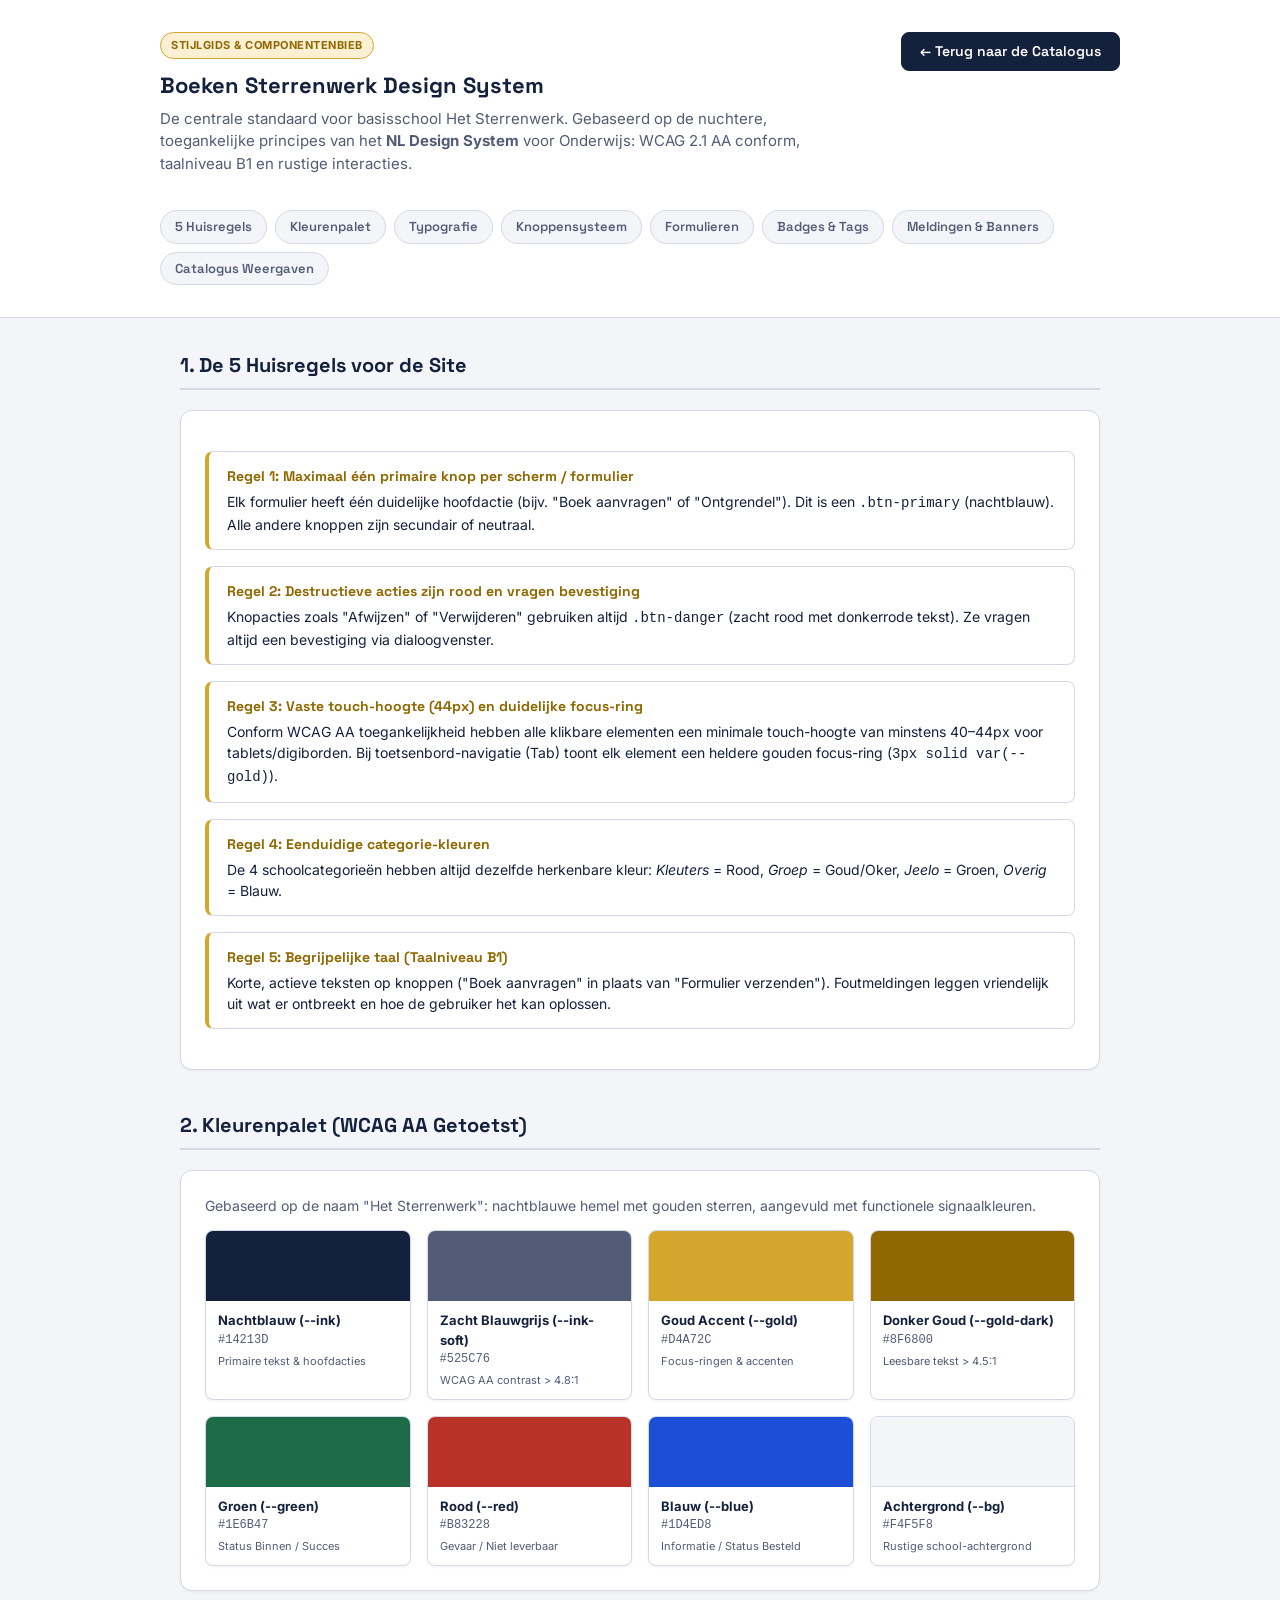
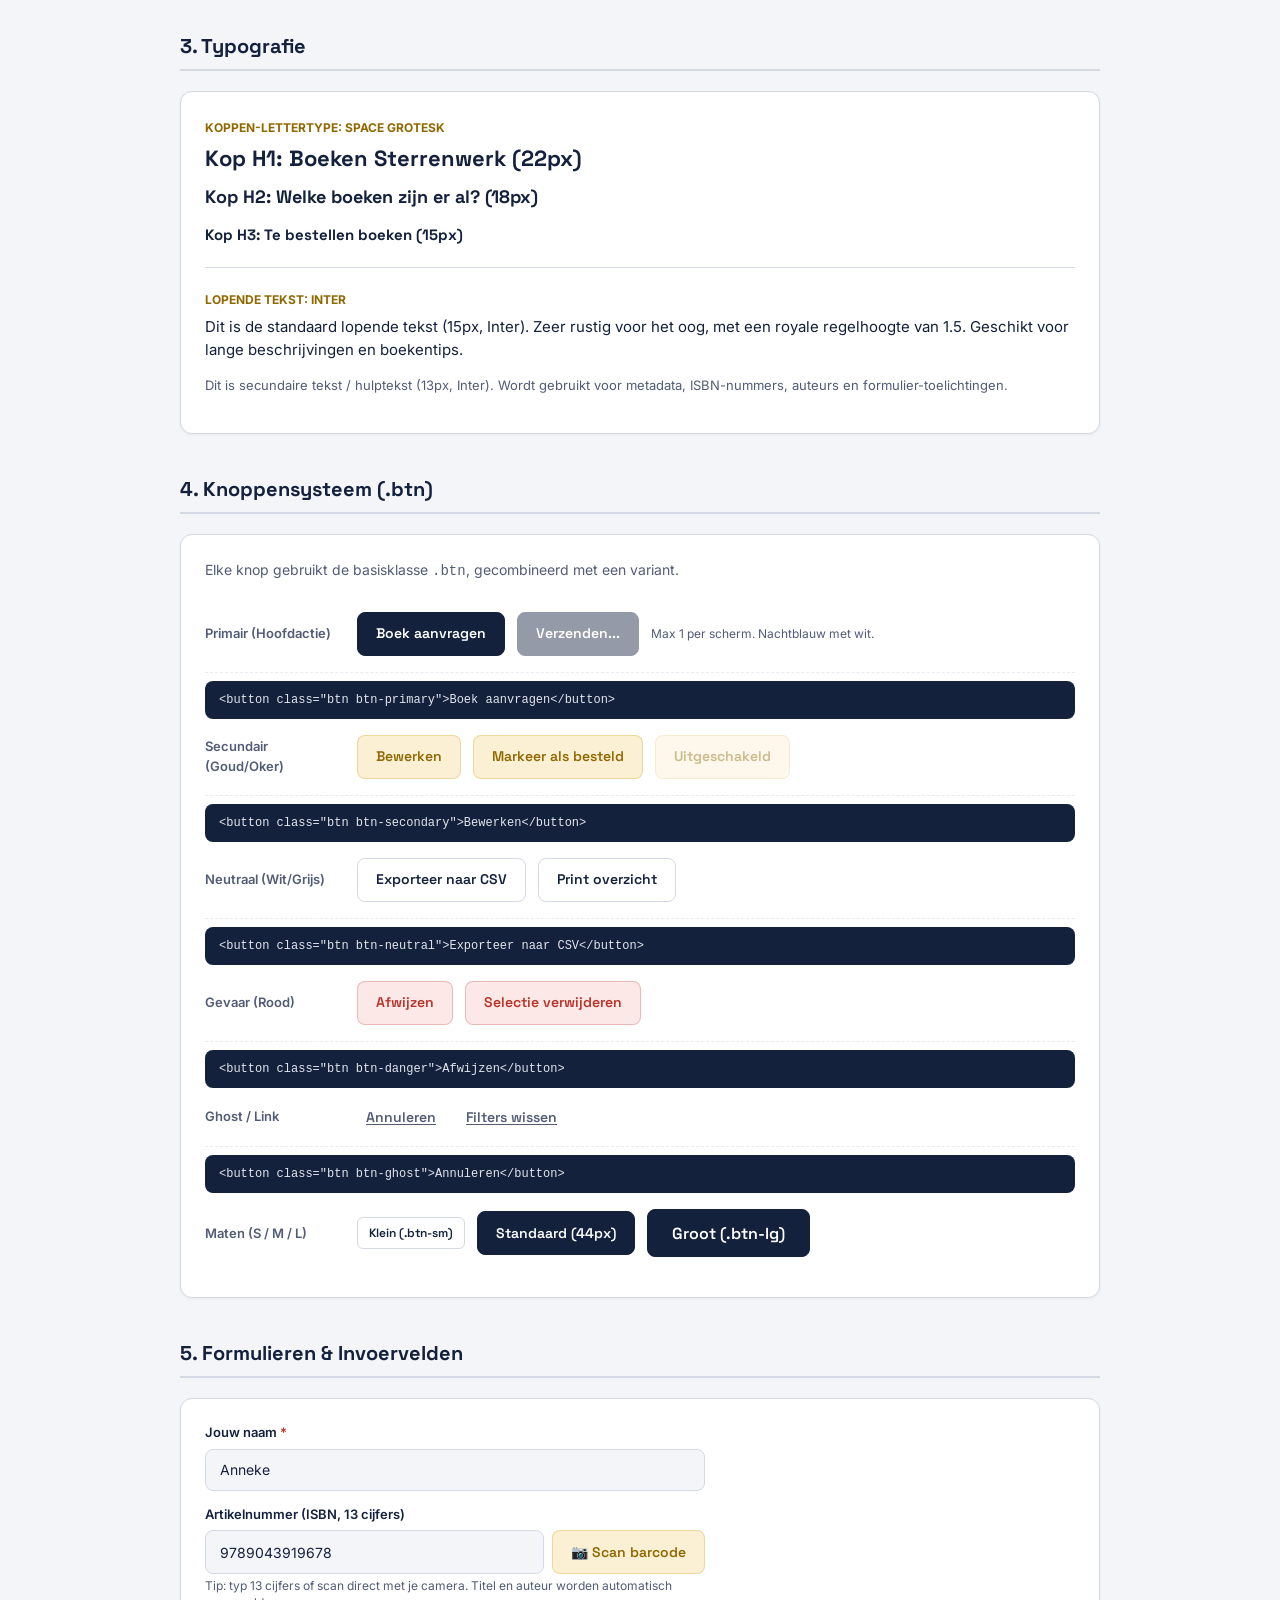
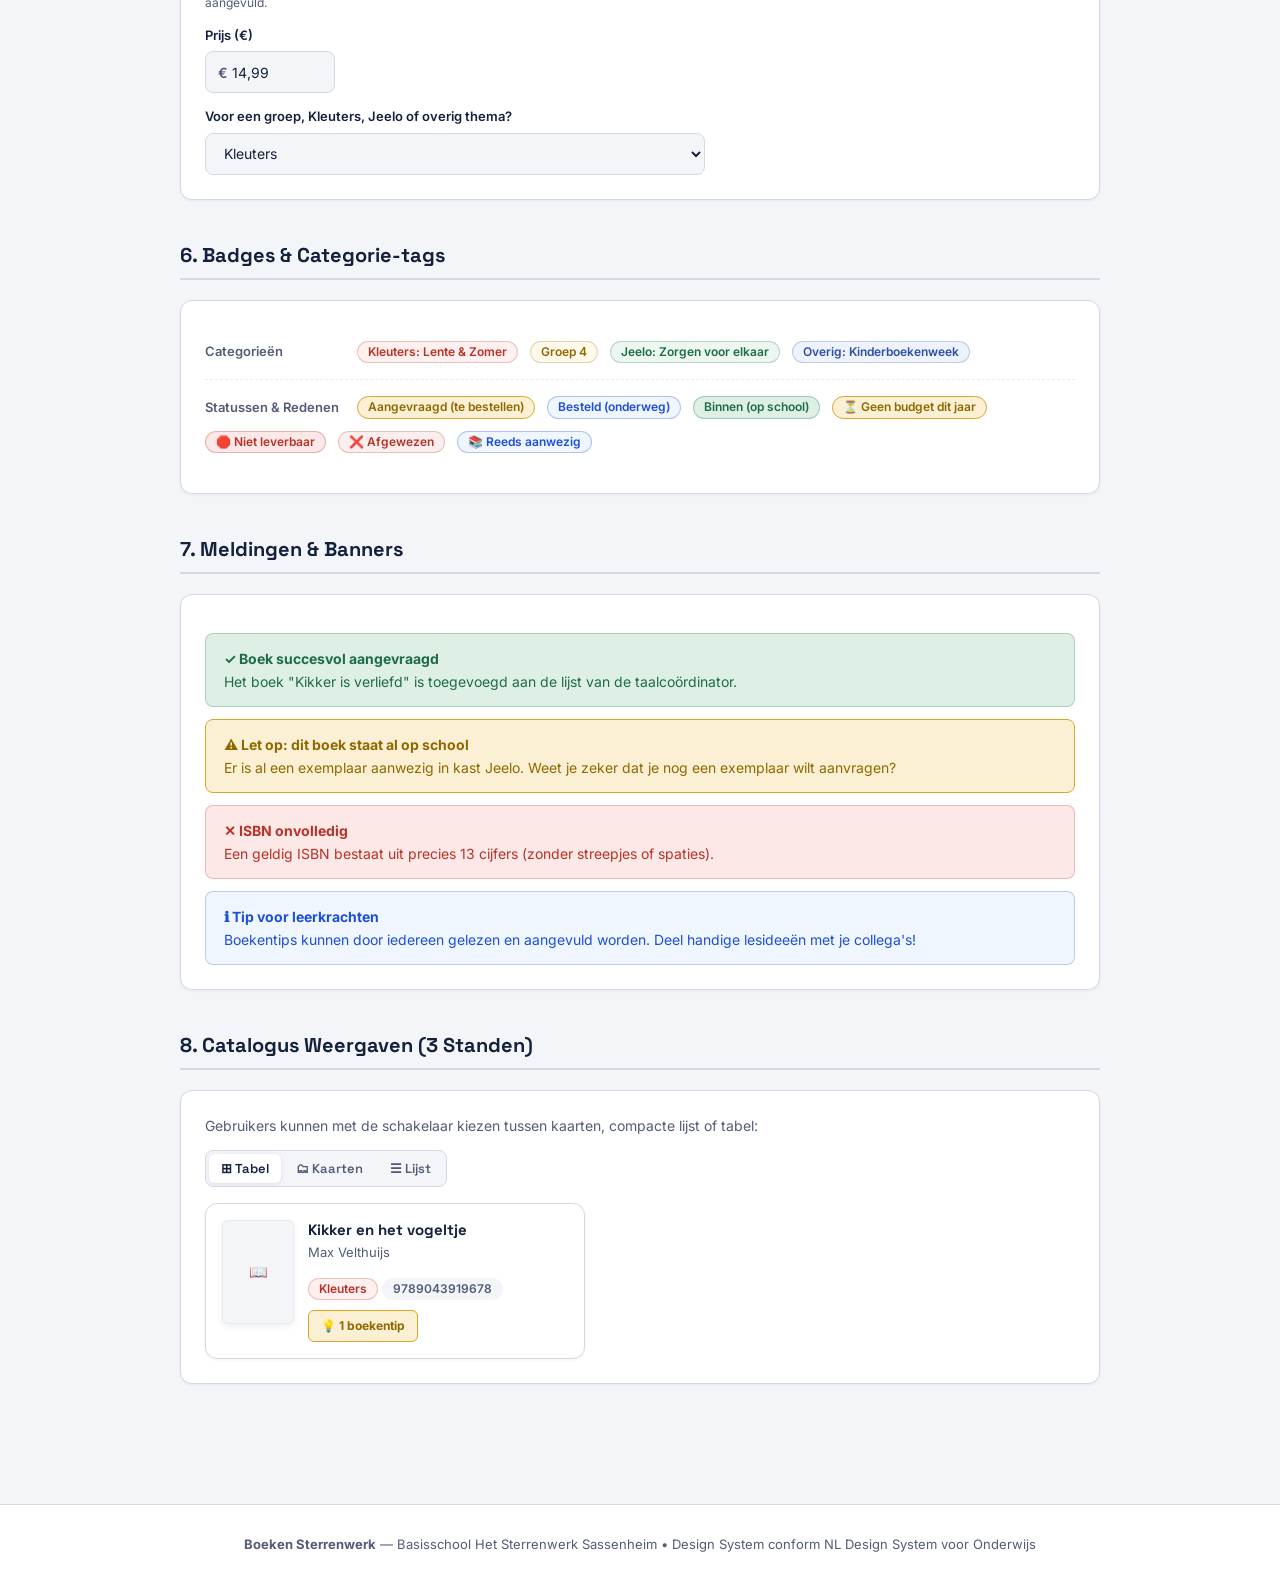
<file: stijlgids.html>
<!DOCTYPE html>
<html lang="nl">
<head>
<meta charset="UTF-8">
<meta name="viewport" content="width=device-width, initial-scale=1.0">
<title>Stijlgids & Design System — Boeken Sterrenwerk</title>
<link rel="icon" href="https://11qwhetsterrenwerk-live-e440c3dc752b468-78a827d.divio-media.com/filer_public/e3/66/e36619fc-2ab6-4c1c-bc07-65325143d0b2/het_sterrenwerk_liggend.png">
<link rel="preconnect" href="https://fonts.googleapis.com">
<link href="https://fonts.googleapis.com/css2?family=Space+Grotesk:wght@500;600;700&family=Inter:wght@400;500;600;700&display=swap" rel="stylesheet">
<link rel="stylesheet" href="style.css">
<style>
  /* Specifieke layout stijlen voor de stijlgids presentatie */
  .sg-header {
    background: var(--surface);
    border-bottom: 1px solid var(--line);
    padding: 32px 20px;
    margin-bottom: 32px;
  }
  .sg-header-inner {
    max-width: 960px;
    margin: 0 auto;
  }
  .sg-badge {
    display: inline-block;
    background: var(--gold-soft);
    color: var(--gold-dark);
    font-size: 11px;
    font-weight: 700;
    text-transform: uppercase;
    letter-spacing: 0.5px;
    padding: 4px 10px;
    border-radius: var(--radius-pill);
    border: 1px solid var(--gold);
    margin-bottom: 10px;
  }
  .sg-nav {
    display: flex;
    gap: 8px;
    margin-top: 20px;
    flex-wrap: wrap;
  }
  .sg-nav a {
    font-family: 'Space Grotesk', sans-serif;
    font-size: 13px;
    font-weight: 600;
    text-decoration: none;
    color: var(--ink-soft);
    background: var(--bg);
    padding: 6px 14px;
    border-radius: var(--radius-pill);
    border: 1px solid var(--line);
    transition: all 0.12s ease;
  }
  .sg-nav a:hover {
    background: var(--ink);
    color: #fff;
    border-color: var(--ink);
  }
  .sg-section {
    margin-bottom: 40px;
    scroll-margin-top: 90px;
  }
  .sg-section-title {
    font-size: 20px;
    border-bottom: 2px solid var(--line);
    padding-bottom: 8px;
    margin-bottom: 20px;
    display: flex;
    align-items: center;
    justify-content: space-between;
  }
  .sg-rule-box {
    background: var(--surface);
    border: 1px solid var(--line);
    border-left: 4px solid var(--gold);
    border-radius: var(--radius-md);
    padding: 14px 18px;
    margin: 16px 0;
    font-size: 14px;
  }
  .sg-rule-box strong {
    color: var(--gold-dark);
    display: block;
    margin-bottom: 4px;
    font-family: 'Space Grotesk', sans-serif;
  }
  .sg-grid-colors {
    display: grid;
    grid-template-columns: repeat(auto-fill, minmax(180px, 1fr));
    gap: 16px;
    margin-top: 14px;
  }
  .sg-color-swatch {
    border-radius: var(--radius-md);
    border: 1px solid var(--line);
    overflow: hidden;
    background: var(--surface);
    box-shadow: var(--shadow-sm);
  }
  .sg-color-preview {
    height: 70px;
  }
  .sg-color-info {
    padding: 10px 12px;
  }
  .sg-color-name {
    font-size: 13px;
    font-weight: 700;
    color: var(--ink);
  }
  .sg-color-hex {
    font-size: 12px;
    font-family: monospace;
    color: var(--ink-soft);
  }
  .sg-color-meta {
    font-size: 11px;
    color: var(--ink-soft);
    margin-top: 4px;
  }
  .sg-row-demo {
    display: flex;
    gap: 12px;
    align-items: center;
    flex-wrap: wrap;
    padding: 16px 0;
    border-bottom: 1px dashed var(--line-soft);
  }
  .sg-row-demo:last-child {
    border-bottom: none;
  }
  .sg-row-label {
    width: 140px;
    flex-shrink: 0;
    font-size: 13px;
    font-weight: 600;
    color: var(--ink-soft);
  }
  .sg-code-snippet {
    background: #14213D;
    color: #E3E5EC;
    padding: 10px 14px;
    border-radius: var(--radius-md);
    font-family: Consolas, monospace;
    font-size: 12px;
    overflow-x: auto;
    margin-top: 8px;
  }
  .sg-code-snippet span.tag { background: none; color: #D4A72C; padding: 0; margin: 0; font-family: inherit; font-size: inherit; }
  .sg-code-snippet span.attr { color: #8FBAFF; }
</style>
</head>
<body>

<!-- Header -->
<header class="sg-header">
  <div class="sg-header-inner">
    <div style="display:flex; justify-content:space-between; align-items:flex-start; flex-wrap:wrap; gap:16px;">
      <div>
        <span class="sg-badge">Stijlgids &amp; Componentenbieb</span>
        <h1>Boeken Sterrenwerk Design System</h1>
        <p style="color:var(--ink-soft); font-size:15px; margin-top:6px; max-width:640px;">
          De centrale standaard voor basisschool Het Sterrenwerk. Gebaseerd op de nuchtere, toegankelijke principes van het <strong>NL Design System</strong> voor Onderwijs: WCAG 2.1 AA conform, taalniveau B1 en rustige interacties.
        </p>
      </div>
      <div>
        <a href="index.html" class="btn btn-primary" style="min-height:38px;">
          ← Terug naar de Catalogus
        </a>
      </div>
    </div>

    <!-- Snelle navigatie -->
    <nav class="sg-nav">
      <a href="#huisregels">5 Huisregels</a>
      <a href="#kleuren">Kleurenpalet</a>
      <a href="#typografie">Typografie</a>
      <a href="#knoppen">Knoppensysteem</a>
      <a href="#formulieren">Formulieren</a>
      <a href="#badges">Badges &amp; Tags</a>
      <a href="#meldingen">Meldingen &amp; Banners</a>
      <a href="#weergaven">Catalogus Weergaven</a>
    </nav>
  </div>
</header>

<main style="max-width:960px; margin:0 auto; padding:0 20px 80px;">

  <!-- 1. DE 5 HUISREGELS -->
  <section class="sg-section" id="huisregels">
    <h2 class="sg-section-title">1. De 5 Huisregels voor de Site</h2>
    <div class="card">
      <div class="sg-rule-box">
        <strong>Regel 1: Maximaal één primaire knop per scherm / formulier</strong>
        Elk formulier heeft één duidelijke hoofdactie (bijv. "Boek aanvragen" of "Ontgrendel"). Dit is een <code>.btn-primary</code> (nachtblauw). Alle andere knoppen zijn secundair of neutraal.
      </div>
      <div class="sg-rule-box">
        <strong>Regel 2: Destructieve acties zijn rood en vragen bevestiging</strong>
        Knopacties zoals "Afwijzen" of "Verwijderen" gebruiken altijd <code>.btn-danger</code> (zacht rood met donkerrode tekst). Ze vragen altijd een bevestiging via dialoogvenster.
      </div>
      <div class="sg-rule-box">
        <strong>Regel 3: Vaste touch-hoogte (44px) en duidelijke focus-ring</strong>
        Conform WCAG AA toegankelijkheid hebben alle klikbare elementen een minimale touch-hoogte van minstens 40–44px voor tablets/digiborden. Bij toetsenbord-navigatie (Tab) toont elk element een heldere gouden focus-ring (<code>3px solid var(--gold)</code>).
      </div>
      <div class="sg-rule-box">
        <strong>Regel 4: Eenduidige categorie-kleuren</strong>
        De 4 schoolcategorieën hebben altijd dezelfde herkenbare kleur: <em>Kleuters</em> = Rood, <em>Groep</em> = Goud/Oker, <em>Jeelo</em> = Groen, <em>Overig</em> = Blauw.
      </div>
      <div class="sg-rule-box">
        <strong>Regel 5: Begrijpelijke taal (Taalniveau B1)</strong>
        Korte, actieve teksten op knoppen ("Boek aanvragen" in plaats van "Formulier verzenden"). Foutmeldingen leggen vriendelijk uit wat er ontbreekt en hoe de gebruiker het kan oplossen.
      </div>
    </div>
  </section>

  <!-- 2. KLEURENPALET -->
  <section class="sg-section" id="kleuren">
    <h2 class="sg-section-title">2. Kleurenpalet (WCAG AA Getoetst)</h2>
    <div class="card">
      <p style="font-size:14px; color:var(--ink-soft); margin-top:0;">
        Gebaseerd op de naam "Het Sterrenwerk": nachtblauwe hemel met gouden sterren, aangevuld met functionele signaalkleuren.
      </p>

      <div class="sg-grid-colors">
        <div class="sg-color-swatch">
          <div class="sg-color-preview" style="background:#14213D;"></div>
          <div class="sg-color-info">
            <div class="sg-color-name">Nachtblauw (--ink)</div>
            <div class="sg-color-hex">#14213D</div>
            <div class="sg-color-meta">Primaire tekst &amp; hoofdacties</div>
          </div>
        </div>

        <div class="sg-color-swatch">
          <div class="sg-color-preview" style="background:#525C76;"></div>
          <div class="sg-color-info">
            <div class="sg-color-name">Zacht Blauwgrijs (--ink-soft)</div>
            <div class="sg-color-hex">#525C76</div>
            <div class="sg-color-meta">WCAG AA contrast &gt; 4.8:1</div>
          </div>
        </div>

        <div class="sg-color-swatch">
          <div class="sg-color-preview" style="background:#D4A72C;"></div>
          <div class="sg-color-info">
            <div class="sg-color-name">Goud Accent (--gold)</div>
            <div class="sg-color-hex">#D4A72C</div>
            <div class="sg-color-meta">Focus-ringen &amp; accenten</div>
          </div>
        </div>

        <div class="sg-color-swatch">
          <div class="sg-color-preview" style="background:#8F6800;"></div>
          <div class="sg-color-info">
            <div class="sg-color-name">Donker Goud (--gold-dark)</div>
            <div class="sg-color-hex">#8F6800</div>
            <div class="sg-color-meta">Leesbare tekst &gt; 4.5:1</div>
          </div>
        </div>

        <div class="sg-color-swatch">
          <div class="sg-color-preview" style="background:#1E6B47;"></div>
          <div class="sg-color-info">
            <div class="sg-color-name">Groen (--green)</div>
            <div class="sg-color-hex">#1E6B47</div>
            <div class="sg-color-meta">Status Binnen / Succes</div>
          </div>
        </div>

        <div class="sg-color-swatch">
          <div class="sg-color-preview" style="background:#B83228;"></div>
          <div class="sg-color-info">
            <div class="sg-color-name">Rood (--red)</div>
            <div class="sg-color-hex">#B83228</div>
            <div class="sg-color-meta">Gevaar / Niet leverbaar</div>
          </div>
        </div>

        <div class="sg-color-swatch">
          <div class="sg-color-preview" style="background:#1D4ED8;"></div>
          <div class="sg-color-info">
            <div class="sg-color-name">Blauw (--blue)</div>
            <div class="sg-color-hex">#1D4ED8</div>
            <div class="sg-color-meta">Informatie / Status Besteld</div>
          </div>
        </div>

        <div class="sg-color-swatch">
          <div class="sg-color-preview" style="background:#F4F5F8; border-bottom:1px solid var(--line);"></div>
          <div class="sg-color-info">
            <div class="sg-color-name">Achtergrond (--bg)</div>
            <div class="sg-color-hex">#F4F5F8</div>
            <div class="sg-color-meta">Rustige school-achtergrond</div>
          </div>
        </div>
      </div>
    </div>
  </section>

  <!-- 3. TYPOGRAFIE -->
  <section class="sg-section" id="typografie">
    <h2 class="sg-section-title">3. Typografie</h2>
    <div class="card">
      <div style="margin-bottom:20px;">
        <span style="font-size:12px; font-weight:700; color:var(--gold-dark); text-transform:uppercase;">Koppen-lettertype: Space Grotesk</span>
        <h1 style="margin-top:4px;">Kop H1: Boeken Sterrenwerk (22px)</h1>
        <h2 style="margin-top:8px;">Kop H2: Welke boeken zijn er al? (18px)</h2>
        <h3 style="margin-top:8px;">Kop H3: Te bestellen boeken (15px)</h3>
      </div>
      <hr style="border:none; border-top:1px solid var(--line); margin:20px 0;">
      <div>
        <span style="font-size:12px; font-weight:700; color:var(--gold-dark); text-transform:uppercase;">Lopende tekst: Inter</span>
        <p style="margin-top:6px; font-size:15px; color:var(--ink);">
          Dit is de standaard lopende tekst (15px, Inter). Zeer rustig voor het oog, met een royale regelhoogte van 1.5. Geschikt voor lange beschrijvingen en boekentips.
        </p>
        <p style="font-size:13px; color:var(--ink-soft);">
          Dit is secundaire tekst / hulptekst (13px, Inter). Wordt gebruikt voor metadata, ISBN-nummers, auteurs en formulier-toelichtingen.
        </p>
      </div>
    </div>
  </section>

  <!-- 4. KNOPPENSYSTEEM -->
  <section class="sg-section" id="knoppen">
    <h2 class="sg-section-title">4. Knoppensysteem (.btn)</h2>
    <div class="card">
      <p style="font-size:14px; color:var(--ink-soft); margin-top:0;">
        Elke knop gebruikt de basisklasse <code>.btn</code>, gecombineerd met een variant.
      </p>

      <!-- Primary -->
      <div class="sg-row-demo">
        <div class="sg-row-label">Primair (Hoofdactie)</div>
        <button type="button" class="btn btn-primary">Boek aanvragen</button>
        <button type="button" class="btn btn-primary" disabled>Verzenden...</button>
        <div style="font-size:12px; color:var(--ink-soft);">Max 1 per scherm. Nachtblauw met wit.</div>
      </div>
      <div class="sg-code-snippet">&lt;button class="btn btn-primary"&gt;Boek aanvragen&lt;/button&gt;</div>

      <!-- Secondary -->
      <div class="sg-row-demo">
        <div class="sg-row-label">Secundair (Goud/Oker)</div>
        <button type="button" class="btn btn-secondary">Bewerken</button>
        <button type="button" class="btn btn-secondary">Markeer als besteld</button>
        <button type="button" class="btn btn-secondary" disabled>Uitgeschakeld</button>
      </div>
      <div class="sg-code-snippet">&lt;button class="btn btn-secondary"&gt;Bewerken&lt;/button&gt;</div>

      <!-- Neutral -->
      <div class="sg-row-demo">
        <div class="sg-row-label">Neutraal (Wit/Grijs)</div>
        <button type="button" class="btn btn-neutral">Exporteer naar CSV</button>
        <button type="button" class="btn btn-neutral">Print overzicht</button>
      </div>
      <div class="sg-code-snippet">&lt;button class="btn btn-neutral"&gt;Exporteer naar CSV&lt;/button&gt;</div>

      <!-- Danger -->
      <div class="sg-row-demo">
        <div class="sg-row-label">Gevaar (Rood)</div>
        <button type="button" class="btn btn-danger">Afwijzen</button>
        <button type="button" class="btn btn-danger">Selectie verwijderen</button>
      </div>
      <div class="sg-code-snippet">&lt;button class="btn btn-danger"&gt;Afwijzen&lt;/button&gt;</div>

      <!-- Ghost / Link -->
      <div class="sg-row-demo">
        <div class="sg-row-label">Ghost / Link</div>
        <button type="button" class="btn btn-ghost">Annuleren</button>
        <button type="button" class="btn btn-link">Filters wissen</button>
      </div>
      <div class="sg-code-snippet">&lt;button class="btn btn-ghost"&gt;Annuleren&lt;/button&gt;</div>

      <!-- Maten -->
      <div class="sg-row-demo">
        <div class="sg-row-label">Maten (S / M / L)</div>
        <button type="button" class="btn btn-neutral btn-sm">Klein (.btn-sm)</button>
        <button type="button" class="btn btn-primary">Standaard (44px)</button>
        <button type="button" class="btn btn-primary btn-lg">Groot (.btn-lg)</button>
      </div>
    </div>
  </section>

  <!-- 5. FORMULIEREN -->
  <section class="sg-section" id="formulieren">
    <h2 class="sg-section-title">5. Formulieren &amp; Invoervelden</h2>
    <div class="card">
      <div style="max-width:500px;">
        <label for="demo-naam">Jouw naam <span style="color:var(--red);">*</span></label>
        <input type="text" id="demo-naam" value="Anneke" placeholder="bijv. Lisa of Thomas">

        <label for="demo-isbn">Artikelnummer (ISBN, 13 cijfers)</label>
        <div class="input-with-action">
          <input type="text" id="demo-isbn" value="9789043919678" placeholder="9789043919678">
          <button type="button" class="btn btn-secondary" title="Scan barcode via camera">
            📷 Scan barcode
          </button>
        </div>
        <div class="form-hint">Tip: typ 13 cijfers of scan direct met je camera. Titel en auteur worden automatisch aangevuld.</div>

        <label for="demo-prijs">Prijs (€)</label>
        <div class="prijs-input-wrap">
          <span class="currency-prefix">€</span>
          <input type="text" id="demo-prijs" class="prijs-input" value="14,99">
        </div>

        <label for="demo-select">Voor een groep, Kleuters, Jeelo of overig thema?</label>
        <select id="demo-select">
          <option>Groep</option>
          <option selected>Kleuters</option>
          <option>Jeelo</option>
          <option>Overige thema's</option>
        </select>
      </div>
    </div>
  </section>

  <!-- 6. BADGES & TAGS -->
  <section class="sg-section" id="badges">
    <h2 class="sg-section-title">6. Badges &amp; Categorie-tags</h2>
    <div class="card">
      <div class="sg-row-demo">
        <div class="sg-row-label">Categorieën</div>
        <span class="tag cat-tag cat-Kleuters">Kleuters: Lente &amp; Zomer</span>
        <span class="tag cat-tag cat-Groep">Groep 4</span>
        <span class="tag cat-tag cat-Jeelo">Jeelo: Zorgen voor elkaar</span>
        <span class="tag cat-tag cat-Overig">Overig: Kinderboekenweek</span>
      </div>

      <div class="sg-row-demo">
        <div class="sg-row-label">Statussen &amp; Redenen</div>
        <span class="tag status-aangevraagd">Aangevraagd (te bestellen)</span>
        <span class="tag status-besteld">Besteld (onderweg)</span>
        <span class="tag status-binnen">Binnen (op school)</span>
        <span class="tag tag-reden-budget">⏳ Geen budget dit jaar</span>
        <span class="tag tag-reden-leverbaar">🛑 Niet leverbaar</span>
        <span class="tag tag-reden-afgewezen">❌ Afgewezen</span>
        <span class="tag tag-reden-aanwezig">📚 Reeds aanwezig</span>
      </div>
    </div>
  </section>

  <!-- 7. MELDINGEN & BANNERS -->
  <section class="sg-section" id="meldingen">
    <h2 class="sg-section-title">7. Meldingen &amp; Banners</h2>
    <div class="card">
      <div class="alert alert-success">
        <div>
          <div class="alert-title">✓ Boek succesvol aangevraagd</div>
          Het boek "Kikker is verliefd" is toegevoegd aan de lijst van de taalcoördinator.
        </div>
      </div>

      <div class="alert alert-warning" style="margin-top:12px;">
        <div>
          <div class="alert-title">⚠️ Let op: dit boek staat al op school</div>
          Er is al een exemplaar aanwezig in kast Jeelo. Weet je zeker dat je nog een exemplaar wilt aanvragen?
        </div>
      </div>

      <div class="alert alert-danger" style="margin-top:12px;">
        <div>
          <div class="alert-title">✕ ISBN onvolledig</div>
          Een geldig ISBN bestaat uit precies 13 cijfers (zonder streepjes of spaties).
        </div>
      </div>

      <div class="alert alert-info" style="margin-top:12px;">
        <div>
          <div class="alert-title">ℹ Tip voor leerkrachten</div>
          Boekentips kunnen door iedereen gelezen en aangevuld worden. Deel handige lesideeën met je collega's!
        </div>
      </div>
    </div>
  </section>

  <!-- 8. CATALOGUS WEERGAVEN -->
  <section class="sg-section" id="weergaven">
    <h2 class="sg-section-title">8. Catalogus Weergaven (3 Standen)</h2>
    <div class="card">
      <p style="font-size:14px; color:var(--ink-soft); margin-top:0;">
        Gebruikers kunnen met de schakelaar kiezen tussen kaarten, compacte lijst of tabel:
      </p>

      <div class="view-toggle-group" style="margin-bottom:16px;">
        <button class="view-toggle-btn active">⊞ Tabel</button>
        <button class="view-toggle-btn">🗂 Kaarten</button>
        <button class="view-toggle-btn">☰ Lijst</button>
      </div>

      <!-- Voorbeeld Kaart -->
      <div style="max-width:380px;">
        <div class="book-card">
          <div class="book-card-cover">
            <img src="https://books.google.com/books/content?id=9789043919678&printsec=frontcover&img=1&zoom=1" alt="Cover" onerror="this.parentElement.innerHTML='📖';">
          </div>
          <div class="book-card-body">
            <div class="book-card-title">Kikker en het vogeltje</div>
            <div class="book-card-author">Max Velthuijs</div>
            <div class="book-card-tags">
              <span class="tag cat-tag cat-Kleuters">Kleuters</span>
              <span class="tag tag-isbn">9789043919678</span>
            </div>
            <div class="book-card-action">
              <button type="button" class="btn btn-secondary btn-sm boekentip-toggle has-tips" title="1 boekentip bekijken">
                💡 1 boekentip
              </button>
            </div>
          </div>
        </div>
      </div>
    </div>
  </section>

</main>

<footer style="text-align:center; padding:30px; font-size:13px; color:var(--ink-soft); border-top:1px solid var(--line); background:var(--surface);">
  <strong>Boeken Sterrenwerk</strong> — Basisschool Het Sterrenwerk Sassenheim • Design System conform NL Design System voor Onderwijs
</footer>

</body>
</html>
</file>
<file: style.css>
/* ==========================================================================
   Boeken Sterrenwerk — Design System & Stijlgids (NL Design System Onderwijs)
   ========================================================================== */

/* --------------------------------------------------------------------------
   1. DESIGN TOKENS
   -------------------------------------------------------------------------- */
:root {
  /* Primaire huiskleuren: Het Sterrenwerk (Nachtblauw & Goud) */
  --ink: #14213D;            /* Primaire donkere kleur (hemel/nacht) */
  --ink-soft: #525C76;       /* Subtiele tekst, WCAG AA conform op wit (> 4.8:1) */
  --ink-light: #8E96A9;      /* Placeholder / iconen */
  
  --gold: #D4A72C;           /* Accent goud (sterren) */
  --gold-soft: #FBF0D4;      /* Zachte goud-achtergrond */
  --gold-dark: #8F6800;      /* Donker goud voor leesbare tekst (> 4.5:1) */

  /* Oppervlakken & Randen */
  --bg: #F4F5F8;             /* Rustige pagina-achtergrond */
  --surface: #FFFFFF;        /* Kaarten en component-achtergrond */
  --line: #D5D9E5;           /* Duidelijke scheidslijnen */
  --line-soft: #E8EBF2;      /* Subtiele scheidslijnen */
  --topbar-height: 125px;    /* Dynamische hoogte van sticky header */

  /* Functionele statuskleuren (NL Design System normen) */
  --green: #1E6B47;          /* Succes / Binnengekomen (> 5.1:1) */
  --green-soft: #DEF0E6;
  --red: #B83228;            /* Gevaar / Niet leverbaar / Afwijzen (> 5.0:1) */
  --red-soft: #FCE8E6;
  --blue: #1D4ED8;           /* Informatie / Besteld */
  --blue-soft: #EFF6FF;

  /* Categorie-accenten */
  --cat-kleuters: #B83228;
  --cat-kleuters-bg: #FDF0EE;
  --cat-groep: #8F6800;
  --cat-groep-bg: #FEF9EB;
  --cat-jeelo: #1E6B47;
  --cat-jeelo-bg: #EDF7F2;
  --cat-overig: #2D4FA8;
  --cat-overig-bg: #EEF2FB;

  /* Spacing Scale (vaste afstanden) */
  --space-2xs: 4px;
  --space-xs: 8px;
  --space-sm: 12px;
  --space-md: 16px;
  --space-lg: 24px;
  --space-xl: 32px;

  /* Border Radii (Afrondingen) */
  --radius-sm: 4px;
  --radius-md: 8px;          /* Standaard voor knoppen en invoervelden */
  --radius-lg: 12px;         /* Kaarten en panelen */
  --radius-pill: 999px;      /* Tabs en categorie-pills */

  /* Schaduwen */
  --shadow-sm: 0 1px 3px rgba(20, 33, 61, 0.06);
  --shadow-md: 0 4px 14px rgba(20, 33, 61, 0.08);
  --shadow-lg: 0 12px 32px rgba(20, 33, 61, 0.14);

  /* Focus Indicator (Toegankelijkheid WCAG AA) */
  --focus-ring: 0 0 0 3px var(--gold);
}

/* --------------------------------------------------------------------------
   2. BASIS & TYPOGRAFIE
   -------------------------------------------------------------------------- */
* {
  box-sizing: border-box;
}

body {
  margin: 0;
  background: var(--bg);
  color: var(--ink);
  font-family: 'Inter', -apple-system, BlinkMacSystemFont, 'Segoe UI', Roboto, sans-serif;
  font-size: 15px;
  line-height: 1.5;
  -webkit-font-smoothing: antialiased;
}

img {
  max-width: 100%;
  height: auto;
}

h1, h2, h3, h4 {
  font-family: 'Space Grotesk', sans-serif;
  color: var(--ink);
  margin: 0;
  font-weight: 700;
}

h1 { font-size: 22px; }
h2 { font-size: 18px; margin-bottom: 14px; }
h3 { font-size: 15px; }

/* Focus zichtbaarheid voor toetsenbordgebruikers */
:focus-visible {
  outline: 3px solid var(--gold) !important;
  outline-offset: 2px !important;
}

/* --------------------------------------------------------------------------
   3. GESTANDAARDISEERD KNOPPENSYSTEEM (.btn)
   -------------------------------------------------------------------------- */
.btn {
  display: inline-flex;
  align-items: center;
  justify-content: center;
  gap: 8px;
  font-family: 'Space Grotesk', sans-serif;
  font-size: 14px;
  font-weight: 600;
  line-height: 1.2;
  min-height: 44px; /* Touch-target conform WCAG */
  padding: 10px 18px;
  border-radius: var(--radius-md);
  border: 1px solid transparent;
  cursor: pointer;
  text-decoration: none;
  white-space: nowrap;
  user-select: none;
  transition: background-color 0.15s ease, border-color 0.15s ease, box-shadow 0.15s ease, transform 0.05s ease;
}

.btn:active {
  transform: translateY(1px);
}

.btn:disabled,
button:disabled {
  opacity: 0.45;
  cursor: not-allowed !important;
  pointer-events: none;
  transform: none !important;
}

/* Knoppen-varianten */
.btn-primary,
button.primary {
  background: var(--ink);
  color: #FFFFFF;
  border-color: var(--ink);
}
.btn-primary:hover,
button.primary:hover {
  background: #1D3058;
  border-color: #1D3058;
  color: #FFFFFF;
}

.btn-secondary,
button.secondary {
  background: var(--gold-soft);
  color: var(--gold-dark);
  border-color: rgba(212, 167, 44, 0.35);
}
.btn-secondary:hover,
button.secondary:hover {
  background: #F5E5BE;
  border-color: var(--gold-dark);
  color: var(--ink);
}

.btn-neutral {
  background: var(--surface);
  color: var(--ink);
  border-color: var(--line);
}
.btn-neutral:hover {
  background: var(--bg);
  border-color: var(--ink-soft);
}

.btn-danger,
button.secondary.danger {
  background: var(--red-soft);
  color: var(--red);
  border-color: rgba(184, 50, 40, 0.25);
}
.btn-danger:hover,
button.secondary.danger:hover {
  background: #F7D4D1;
  border-color: var(--red);
}

.btn-ghost,
.btn-link,
button.link {
  background: transparent;
  border-color: transparent;
  color: var(--ink-soft);
  min-height: auto;
  padding: 4px 8px;
  text-decoration: underline;
  text-underline-offset: 2px;
}
.btn-ghost:hover,
.btn-link:hover,
button.link:hover {
  color: var(--ink);
  background: rgba(20, 33, 61, 0.04);
}

/* Knopmaten */
.btn-sm,
button.tiny {
  min-height: 32px;
  padding: 5px 11px;
  font-size: 12px;
  border-radius: 6px;
  font-weight: 600;
}

.btn-lg {
  min-height: 48px;
  padding: 12px 24px;
  font-size: 16px;
}

.btn-block {
  width: 100%;
}

/* Tiny actieknoppen voor status */
button.tiny.reject:hover {
  background: var(--red-soft);
  color: var(--red);
  border-color: var(--red-soft);
}
button.tiny.restore:hover {
  background: var(--green-soft);
  color: var(--green);
  border-color: var(--green-soft);
}

/* --------------------------------------------------------------------------
   4. HEADER & NAVIGATIE
   -------------------------------------------------------------------------- */
header.topbar {
  background: var(--surface);
  border-bottom: 1px solid var(--line);
  padding: 14px 20px 16px;
  position: sticky;
  top: 0;
  z-index: 100;
  box-shadow: var(--shadow-sm);
}

.topbar-inner {
  max-width: 960px;
  margin: 0 auto;
  display: flex;
  align-items: center;
  gap: 14px;
  flex-wrap: wrap;
}

header.topbar h1 {
  font-size: 21px;
  font-weight: 700;
  letter-spacing: -0.2px;
}


.nav-links-extra {
  margin-left: auto;
  display: flex;
  align-items: center;
  gap: 8px;
}

.nav-link-doc {
  font-size: 12px;
  font-weight: 600;
  color: var(--ink-soft);
  text-decoration: none;
  padding: 6px 12px;
  border-radius: var(--radius-pill);
  border: 1px solid var(--line);
  background: var(--bg);
  display: inline-flex;
  align-items: center;
  gap: 5px;
  transition: all 0.15s ease;
}
.nav-link-doc:hover {
  color: var(--ink);
  border-color: var(--gold);
  background: var(--gold-soft);
}

nav.tabs {
  display: flex;
  gap: 8px;
  max-width: 960px;
  margin: 14px auto 0;
  padding: 0 20px;
  overflow-x: auto;
}

nav.tabs button {
  font-family: 'Space Grotesk', sans-serif;
  font-weight: 600;
  font-size: 14px;
  min-height: 40px;
  padding: 8px 18px;
  border-radius: var(--radius-pill);
  border: 1px solid var(--line);
  background: var(--surface);
  color: var(--ink-soft);
  white-space: nowrap;
  cursor: pointer;
  transition: all 0.15s ease;
}

nav.tabs button:hover {
  border-color: var(--ink-soft);
  color: var(--ink);
}

nav.tabs button.active {
  background: var(--ink);
  color: #FFFFFF;
  border-color: var(--ink);
  box-shadow: 0 2px 6px rgba(20, 33, 61, 0.18);
}

/* --------------------------------------------------------------------------
   5. LAYOUT & KAARTEN
   -------------------------------------------------------------------------- */
main {
  max-width: 960px;
  margin: 0 auto;
  padding: 24px 20px 60px;
}

.tab-panel {
  display: none;
}
.tab-panel.active {
  display: block;
  animation: fadeInPanel 0.15s ease-out;
}

@keyframes fadeInPanel {
  from { opacity: 0; transform: translateY(4px); }
  to { opacity: 1; transform: translateY(0); }
}

.card {
  background: var(--surface);
  border: 1px solid var(--line);
  border-radius: var(--radius-lg);
  padding: 24px;
  margin-bottom: 20px;
  box-shadow: var(--shadow-sm);
}

/* --------------------------------------------------------------------------
   6. FORMULIEREN & INVOERVELDEN
   -------------------------------------------------------------------------- */
.form-section {
  padding-bottom: 18px;
  margin-bottom: 18px;
  border-bottom: 1px solid var(--line-soft);
}
.form-section:last-of-type {
  border-bottom: none;
  padding-bottom: 0;
  margin-bottom: 0;
}

.form-section-title {
  font-size: 13px;
  font-weight: 700;
  text-transform: uppercase;
  letter-spacing: 0.5px;
  color: var(--gold-dark);
  margin-bottom: 12px;
}

label {
  display: block;
  font-size: 13px;
  font-weight: 600;
  color: var(--ink);
  margin: 14px 0 6px;
}
label:first-of-type {
  margin-top: 0;
}

.form-hint {
  font-size: 12px;
  color: var(--ink-soft);
  margin-top: 4px;
  line-height: 1.4;
}

input[type=text],
input[type=number],
input[type=password],
input[type=email],
select,
textarea {
  width: 100%;
  min-height: 42px;
  padding: 10px 14px;
  border: 1px solid var(--line);
  border-radius: var(--radius-md);
  font-family: inherit;
  font-size: 14px;
  background: var(--bg);
  color: var(--ink);
  transition: border-color 0.15s ease, box-shadow 0.15s ease;
}

textarea {
  resize: vertical;
  min-height: 64px;
}

input:focus,
select:focus,
textarea:focus {
  outline: 2px solid var(--gold);
  outline-offset: 1px;
  border-color: var(--gold);
  background: #FFFFFF;
}

/* Invoerveld met actieknop */
.input-with-action {
  display: flex;
  gap: 8px;
  align-items: stretch;
}
.input-with-action input {
  flex: 1;
}

/* Prijs veld wrapper */
.prijs-input-wrap {
  display: inline-flex;
  align-items: center;
  background: var(--bg);
  border: 1px solid var(--line);
  border-radius: var(--radius-md);
  box-sizing: border-box;
  width: 130px;
  height: 42px;
  transition: border-color 0.15s, outline 0.15s;
}
.prijs-input-wrap:focus-within {
  outline: 2px solid var(--gold);
  outline-offset: 1px;
  border-color: var(--gold);
  background: #FFFFFF;
}
.prijs-input-wrap .currency-prefix {
  padding-left: 12px;
  font-size: 14px;
  font-weight: 600;
  color: var(--ink-soft);
  user-select: none;
}
.prijs-input-wrap .prijs-input {
  border: none !important;
  outline: none !important;
  background: transparent !important;
  padding: 6px 10px 6px 4px !important;
  width: 100% !important;
  height: 100% !important;
  font-size: 14px;
  color: var(--ink);
}

.prijs-input-row {
  display: flex;
  align-items: center;
  gap: 10px;
  flex-wrap: wrap;
}

.btn-bol {
  display: inline-flex;
  align-items: center;
  gap: 6px;
  text-decoration: none;
  font-weight: 500;
  font-size: 13px;
  color: var(--ink);
  transition: all 0.15s ease;
}

.btn-bol:hover {
  border-color: #0000a4;
  color: #0000a4;
  background: #f0f3ff;
}

.btn-bol .bol-tag {
  font-weight: 800;
  color: #0000a4;
  font-size: 12px;
  letter-spacing: -0.5px;
}

.prijs-hint {
  font-size: 12px;
  color: var(--ink-soft);
  margin-top: 5px;
  line-height: 1.4;
}


/* --------------------------------------------------------------------------
   7. MELDINGEN & BANNERS (.alert)
   -------------------------------------------------------------------------- */
.alert {
  border-radius: var(--radius-md);
  padding: 14px 18px;
  margin-top: 14px;
  font-size: 14px;
  line-height: 1.5;
  display: flex;
  align-items: flex-start;
  gap: 12px;
  border: 1px solid transparent;
}

.alert-success {
  background: var(--green-soft);
  color: var(--green);
  border-color: rgba(30, 107, 71, 0.25);
}

.alert-warning {
  background: var(--gold-soft);
  color: var(--gold-dark);
  border-color: var(--gold);
}

.alert-danger {
  background: var(--red-soft);
  color: var(--red);
  border-color: rgba(184, 50, 40, 0.25);
}

.alert-info {
  background: var(--blue-soft);
  color: var(--blue);
  border-color: rgba(29, 78, 216, 0.25);
}

.alert-title {
  font-weight: 700;
  margin-bottom: 2px;
}

/* Aanvraag Bevestigingsbanner */
.success-banner {
  background: var(--green-soft);
  border: 1.5px solid var(--green);
  border-radius: var(--radius-lg);
  padding: 20px;
  margin-top: 18px;
  color: var(--ink);
  animation: fadeInPanel 0.2s ease-out;
}
.success-banner-header {
  display: flex;
  align-items: center;
  gap: 10px;
  color: var(--green);
  font-family: 'Space Grotesk', sans-serif;
  font-size: 17px;
  font-weight: 700;
  margin-bottom: 10px;
}
.success-banner-details {
  background: var(--surface);
  border-radius: var(--radius-md);
  padding: 12px 16px;
  margin: 12px 0 16px;
  border: 1px solid rgba(30, 107, 71, 0.2);
  font-size: 14px;
}
.success-banner-actions {
  display: flex;
  gap: 10px;
  flex-wrap: wrap;
}

/* Match popups */
.match-list {
  margin-top: 8px;
  border: 1px solid var(--gold);
  background: var(--gold-soft);
  border-radius: var(--radius-md);
  padding: 10px 14px;
  font-size: 13px;
}
.match-list .match-item {
  padding: 4px 0;
  line-height: 1.6;
}
.match-list .match-item .tag {
  font-size: 11px;
  vertical-align: 1px;
}
.match-list .match-uitleg {
  color: var(--ink-soft);
}
.match-list .match-item-link {
  cursor: pointer;
  text-decoration: underline;
  text-underline-offset: 2px;
  font-weight: 600;
}
.match-list .match-item-link:hover {
  color: var(--ink);
}

/* --------------------------------------------------------------------------
   8. TAGS & BADGES (.tag)
   -------------------------------------------------------------------------- */
.tag {
  display: inline-flex;
  align-items: center;
  font-size: 12px;
  font-weight: 600;
  padding: 3px 10px;
  border-radius: var(--radius-pill);
  background: var(--bg);
  color: var(--ink-soft);
  border: 1px solid transparent;
  line-height: 1.2;
}

.tag.cat-tag.cat-Kleuters {
  background: var(--cat-kleuters-bg);
  color: var(--cat-kleuters);
  border-color: rgba(184, 50, 40, 0.25);
}
.tag.cat-tag.cat-Groep {
  background: var(--cat-groep-bg);
  color: var(--cat-groep);
  border-color: rgba(143, 104, 0, 0.25);
}
.tag.cat-tag.cat-Jeelo {
  background: var(--cat-jeelo-bg);
  color: var(--cat-jeelo);
  border-color: rgba(30, 107, 71, 0.25);
}
.tag.cat-tag.cat-Overig {
  background: var(--cat-overig-bg);
  color: var(--cat-overig);
  border-color: rgba(45, 79, 168, 0.25);
}
.tag.cat-tag.cat-Zonder {
  background: #F0F1F5;
  color: #6B7288;
  border-color: var(--line);
}

.tag.tag-subthema {
  background: var(--bg);
  color: var(--ink);
  border: 1px solid var(--line);
  font-weight: 500;
}

.tag.status-aangevraagd { background: var(--gold-soft); color: var(--gold-dark); border-color: var(--gold); }
.tag.status-besteld     { background: var(--blue-soft); color: var(--blue); border-color: rgba(29, 78, 216, 0.3); }
.tag.status-binnen      { background: var(--green-soft); color: var(--green); border-color: rgba(30, 107, 71, 0.3); }
.tag.status-afgewezen   { background: var(--red-soft); color: var(--red); border-color: rgba(184, 50, 40, 0.3); }
.tag.tag-prijs          { background: var(--surface); border: 1px solid var(--line); color: var(--ink); }

/* Afwijsredenen tags */
.tag.tag-reden-budget    { background: var(--gold-soft); color: var(--gold-dark); border-color: var(--gold); }
.tag.tag-reden-leverbaar { background: var(--red-soft); color: var(--red); border-color: rgba(184, 50, 40, 0.3); }
.tag.tag-reden-afgewezen { background: rgba(184, 50, 40, 0.08); color: var(--red); border-color: rgba(184, 50, 40, 0.25); }
.tag.tag-reden-aanwezig  { background: var(--blue-soft); color: var(--blue); border-color: rgba(29, 78, 216, 0.3); }
.tag.tag-reden-anders    { background: var(--bg); color: var(--ink); border-color: var(--line); }

/* --------------------------------------------------------------------------
   9. CATALOGUS WEERGAVES & ZOEKBALK (Kaarten, Lijst, Tabel)
   -------------------------------------------------------------------------- */
.catalog-toolbar {
  display: flex;
  justify-content: space-between;
  align-items: center;
  gap: 12px;
  flex-wrap: wrap;
  margin-bottom: 16px;
}

.catalog-search-wrap {
  flex: 1;
  min-width: 240px;
  position: relative;
}

.catalog-search-wrap input {
  padding-left: 36px;
}
.catalog-search-icon {
  position: absolute;
  left: 12px;
  top: 50%;
  transform: translateY(-50%);
  color: var(--ink-soft);
  pointer-events: none;
}

/* Weergaveschakelaar (View Toggle) */
.view-toggle-group {
  display: inline-flex;
  background: var(--bg);
  border: 1px solid var(--line);
  border-radius: var(--radius-md);
  padding: 3px;
  gap: 3px;
}

.view-toggle-btn {
  font-family: 'Space Grotesk', sans-serif;
  font-size: 13px;
  font-weight: 600;
  padding: 6px 12px;
  border-radius: 6px;
  border: none;
  background: transparent;
  color: var(--ink-soft);
  cursor: pointer;
  display: inline-flex;
  align-items: center;
  gap: 6px;
  transition: all 0.12s ease;
}

.view-toggle-btn:hover {
  color: var(--ink);
}

.view-toggle-btn.active {
  background: var(--surface);
  color: var(--ink);
  box-shadow: 0 1px 4px rgba(20, 33, 61, 0.1);
}

/* Filters Pills */
.filter-pills {
  display: flex;
  gap: 6px;
  flex-wrap: wrap;
  margin-bottom: 12px;
}

.filter-pills .pill {
  font-family: 'Space Grotesk', sans-serif;
  font-weight: 600;
  font-size: 13px;
  padding: 6px 14px;
  border-radius: var(--radius-pill);
  border: 1px solid var(--line);
  background: var(--bg);
  color: var(--ink-soft);
  cursor: pointer;
  transition: all 0.12s ease;
}

.filter-pills .pill:hover {
  border-color: var(--ink-soft);
  color: var(--ink);
}

.filter-pills .pill.active {
  background: var(--ink);
  color: #FFFFFF;
  border-color: var(--ink);
}

#zoek-cat-pills .pill[data-cat="Groep"].active    { background: var(--gold-dark); border-color: var(--gold-dark); color: #fff; }
#zoek-cat-pills .pill[data-cat="Kleuters"].active { background: var(--cat-kleuters); border-color: var(--cat-kleuters); color: #fff; }
#zoek-cat-pills .pill[data-cat="Jeelo"].active    { background: var(--cat-jeelo); border-color: var(--cat-jeelo); color: #fff; }
#zoek-cat-pills .pill[data-cat="Overig"].active   { background: var(--cat-overig); border-color: var(--cat-overig); color: #fff; }

.result-count {
  font-size: 13px;
  color: var(--ink-soft);
  margin-bottom: 12px;
}

/* Weergave 1: Kaarten (Cards) met boekomslag */
.books-grid {
  display: grid;
  grid-template-columns: repeat(auto-fill, minmax(280px, 1fr));
  gap: 16px;
}

.book-card {
  background: var(--surface);
  border: 1px solid var(--line);
  border-radius: var(--radius-lg);
  padding: 16px;
  display: flex;
  gap: 14px;
  box-shadow: var(--shadow-sm);
  transition: transform 0.15s ease, box-shadow 0.15s ease, border-color 0.15s ease;
  position: relative;
}

.book-card:hover {
  box-shadow: var(--shadow-md);
  border-color: var(--line);
  transform: translateY(-2px);
}

.book-card-cover {
  width: 72px;
  height: 104px;
  flex-shrink: 0;
  border-radius: 6px;
  background: var(--bg);
  border: 1px solid var(--line-soft);
  overflow: hidden;
  display: flex;
  align-items: center;
  justify-content: center;
  box-shadow: 0 2px 6px rgba(20, 33, 61, 0.08);
}

.book-card-cover img {
  width: 100%;
  height: 100%;
  object-fit: cover;
}

.book-card-cover-placeholder {
  font-size: 24px;
  color: var(--ink-light);
}

.book-card-body {
  flex: 1;
  min-width: 0;
  display: flex;
  flex-direction: column;
}

.book-card-title {
  font-family: 'Space Grotesk', sans-serif;
  font-size: 15px;
  font-weight: 700;
  color: var(--ink);
  line-height: 1.3;
  margin-bottom: 3px;
}

.book-card-author {
  font-size: 13px;
  color: var(--ink-soft);
  margin-bottom: 8px;
}

.book-card-tags {
  display: flex;
  flex-wrap: wrap;
  gap: 4px;
  margin-top: auto;
  padding-top: 8px;
}

.book-card-action {
  margin-top: 10px;
  display: flex;
  align-items: center;
}

/* Weergave 2: Compacte Lijst (Classic) */
.result-card {
  border: 1px solid var(--line);
  border-left: 4px solid var(--gold);
  border-radius: 10px;
  padding: 12px 16px;
  margin-bottom: 8px;
  background: var(--surface);
  transition: border-color 0.12s ease;
}
.result-card:hover {
  border-color: #C0C5D6;
}
.result-card.cat-Groep    { border-left-color: var(--gold); }
.result-card.cat-Jeelo    { border-left-color: var(--green); }
.result-card.cat-Overig   { border-left-color: #3652A3; }
.result-card.cat-Kleuters { border-left-color: var(--cat-kleuters); }

.result-card-main {
  display: flex;
  justify-content: space-between;
  align-items: flex-start;
  gap: 12px;
}

.result-card-content {
  min-width: 0;
  flex: 1;
}

.result-card .title-row {
  display: inline;
  font-size: 15px;
  line-height: 1.4;
}

.result-card .titel {
  font-weight: 700;
  font-size: 15px;
  color: var(--ink);
}

.result-card .meta-inline {
  font-size: 13px;
  color: var(--ink-soft);
  font-weight: 400;
  margin-left: 4px;
}

.result-card .meta {
  font-size: 13px;
  color: var(--ink-soft);
  margin-top: 4px;
}

.result-card .tags-row {
  margin-top: 6px;
  display: flex;
  flex-wrap: wrap;
  align-items: center;
  gap: 4px 6px;
}

.result-card .tag-isbn {
  background: none;
  border: 1px solid var(--line);
  color: var(--ink-soft);
}

.result-card .tag-opm {
  background: var(--bg);
  color: var(--ink-soft);
  font-style: italic;
  max-width: 320px;
  white-space: nowrap;
  overflow: hidden;
  text-overflow: ellipsis;
}

.result-card-action {
  flex-shrink: 0;
}

.boekentip-toggle,
.open-coord-tip-btn,
.btn.boekentip-toggle {
  white-space: nowrap;
  display: inline-flex;
  align-items: center;
  justify-content: center;
  gap: 5px;
  padding: 0 12px;
  min-height: 32px;
  border-radius: 6px;
  font-size: 12px;
  cursor: pointer;
  border: 1px solid var(--line);
  background: var(--surface);
  color: var(--ink-soft);
  font-family: inherit;
  font-weight: 600;
  transition: all 0.12s ease;
  line-height: 1.2;
}

.boekentip-toggle:hover,
.open-coord-tip-btn:hover,
.btn.boekentip-toggle:hover {
  border-color: var(--gold);
  color: var(--ink);
  background: #FAF8F5;
}

.boekentip-toggle.has-tips,
.open-coord-tip-btn.has-tips,
.btn.boekentip-toggle.has-tips {
  background: var(--gold-soft);
  color: var(--gold-dark);
  border-color: var(--gold);
  font-weight: 700;
}

.boekentip-toggle.has-tips:hover,
.open-coord-tip-btn.has-tips:hover,
.btn.boekentip-toggle.has-tips:hover {
  background: #F5E5BE;
  border-color: var(--gold-dark);
  color: var(--ink);
}

/* Weergave 3: Tabel (Table View) */
.catalog-table-wrap {
  background: var(--surface);
  border: 1px solid var(--line);
  border-radius: var(--radius-lg);
  box-shadow: var(--shadow-sm);
  position: relative;
  overflow: visible;
}

.catalog-table {
  width: 100%;
  border-collapse: separate;
  border-spacing: 0;
  font-size: 14px;
  text-align: left;
}

.catalog-table thead {
  position: sticky;
  top: var(--topbar-height, 125px);
  z-index: 25;
}

.catalog-table th {
  position: sticky;
  top: var(--topbar-height, 125px);
  z-index: 25;
  background: var(--bg);
  font-family: 'Space Grotesk', sans-serif;
  font-weight: 700;
  color: var(--ink-soft);
  padding: 12px 16px;
  border-bottom: 2px solid var(--line);
  white-space: nowrap;
  font-size: 12px;
  text-transform: uppercase;
  letter-spacing: 0.5px;
  box-shadow: 0 2px 4px rgba(20, 33, 61, 0.05);
}

.catalog-table thead tr th:first-child {
  border-top-left-radius: var(--radius-lg);
}

.catalog-table thead tr th:last-child {
  border-top-right-radius: var(--radius-lg);
}

.catalog-table td {
  padding: 12px 16px;
  border-bottom: 1px solid var(--line-soft);
  vertical-align: middle;
}

.catalog-table tbody tr:last-child td {
  border-bottom: none;
}

.catalog-table tbody tr:last-child td:first-child {
  border-bottom-left-radius: var(--radius-lg);
}

.catalog-table tbody tr:last-child td:last-child {
  border-bottom-right-radius: var(--radius-lg);
}

.catalog-table tr:hover td {
  background: rgba(20, 33, 61, 0.02);
}

.catalog-table .cell-title {
  font-weight: 600;
  color: var(--ink);
}

/* --------------------------------------------------------------------------
   10. COORDINATOR BOEKEN TOEVOEGEN & IMPORTEREN (Bulk, Scanner, Excel)
   -------------------------------------------------------------------------- */
.coord-import-banner {
  background: linear-gradient(135deg, #14213D 0%, #1c2e54 100%);
  border: 1px solid rgba(212, 167, 44, 0.35);
  box-shadow: var(--shadow-md);
  margin-bottom: 20px;
}
.coord-import-banner-content {
  display: flex;
  justify-content: space-between;
  align-items: center;
  flex-wrap: wrap;
  gap: 16px;
}
.coord-import-banner-text h3 {
  color: #FFFFFF !important;
}
.coord-import-badge {
  display: inline-block;
  font-size: 11px;
  font-weight: 700;
  text-transform: uppercase;
  letter-spacing: 0.5px;
  color: var(--gold);
  margin-bottom: 2px;
}

/* Scan Wachtrij Melding (Mobiel -> PC notificatie) */
.scan-queue-banner {
  background: linear-gradient(135deg, #FFF9EB 0%, #FDF3D6 100%);
  border: 2px solid var(--gold);
  border-radius: var(--radius-lg);
  padding: 16px 20px;
  margin-bottom: 20px;
  display: flex;
  justify-content: space-between;
  align-items: center;
  flex-wrap: wrap;
  gap: 14px;
  box-shadow: 0 4px 16px rgba(212, 167, 44, 0.2);
}
.scan-queue-banner-text {
  display: flex;
  align-items: center;
  gap: 12px;
}
.scan-queue-icon {
  font-size: 32px;
  line-height: 1;
}
.scan-queue-badge {
  background: var(--ink);
  color: #FFFFFF;
  padding: 2px 8px;
  border-radius: 999px;
  font-size: 11px;
  font-weight: 700;
  display: inline-block;
}

/* Badge op navigatie tab Coördinator */
.coord-nav-badge {
  background: #B83228;
  color: #FFFFFF;
  font-size: 11px;
  font-weight: 700;
  border-radius: 999px;
  padding: 1px 7px;
  margin-left: 6px;
  line-height: 1.3;
  display: inline-flex;
  align-items: center;
  justify-content: center;
  vertical-align: middle;
}

/* Mobiele scan-knop: standaard VOLLEDIG VERBERGEN op web / pc */
.mobile-only,
#btn-open-coord-scanner {
  display: none !important;
}

/* Alleen tonen op mobiel / tablet (schermen <= 768px) */
@media (max-width: 768px) {
  .mobile-only,
  #btn-open-coord-scanner {
    display: inline-flex !important;
  }
}
.scan-mobile-preview-list {
  display: flex;
  flex-direction: column;
  gap: 8px;
  max-height: 240px;
  overflow-y: auto;
  margin-top: 10px;
  padding: 6px;
  background: #FFFFFF;
  border: 1px solid var(--line);
  border-radius: var(--radius-md);
}
.scan-mobile-item {
  display: flex;
  align-items: center;
  gap: 10px;
  padding: 6px 10px;
  background: #FAFBFD;
  border: 1px solid var(--line-soft);
  border-radius: var(--radius-sm);
  font-size: 13px;
}
.scan-mobile-item img {
  width: 28px;
  height: 38px;
  object-fit: cover;
  border-radius: 3px;
  flex-shrink: 0;
}
.scan-mobile-item .scan-info {
  flex: 1;
  min-width: 0;
}
.scan-mobile-item .scan-title {
  font-weight: 600;
  color: var(--ink);
  white-space: nowrap;
  overflow: hidden;
  text-overflow: ellipsis;
}
.scan-mobile-item .scan-meta {
  font-size: 11px;
  color: var(--ink-soft);
}

.modal-window-wide {
  max-width: 960px !important;
  width: 96vw;
}

/* Invoermethode Tabs (Vast onder modal-header) */
.import-method-tabs-wrap {
  flex-shrink: 0;
  background: var(--surface);
  border-bottom: 2px solid var(--line-soft);
  padding: 10px 20px 0;
}
.import-method-tabs {
  display: flex;
  gap: 6px;
  border-bottom: none;
  margin-bottom: 0;
  overflow-x: auto;
  padding-bottom: 0;
}
.import-tab-btn {
  display: inline-flex;
  align-items: center;
  gap: 8px;
  padding: 9px 14px;
  border: none;
  background: transparent;
  color: var(--ink-soft);
  font-family: inherit;
  font-size: 13.5px;
  font-weight: 600;
  cursor: pointer;
  border-radius: var(--radius-md) var(--radius-md) 0 0;
  border-bottom: 3px solid transparent;
  margin-bottom: -2px;
  transition: all 0.15s ease;
  white-space: nowrap;
}
.import-tab-btn:hover {
  color: var(--ink);
  background: var(--bg);
}
.import-tab-btn.active {
  color: var(--ink);
  border-bottom-color: var(--gold);
  background: var(--gold-soft);
}
.import-tab-icon {
  font-size: 16px;
}
.import-instruction {
  font-size: 13.5px;
  color: var(--ink-soft);
  margin: 0 0 12px;
  line-height: 1.45;
}

/* Dropzone voor Foto's en Excel */
.upload-dropzone {
  border: 2px dashed var(--line);
  background: #FAFBFD;
  border-radius: var(--radius-lg);
  padding: 24px 16px;
  text-align: center;
  cursor: pointer;
  transition: all 0.2s ease;
}
.upload-dropzone:hover,
.upload-dropzone.drag-over {
  border-color: var(--gold);
  background: var(--gold-soft);
}
.dropzone-icon {
  font-size: 32px;
  margin-bottom: 6px;
}
.dropzone-title {
  font-weight: 700;
  font-size: 15px;
  color: var(--ink);
}
.dropzone-subtitle {
  font-size: 12.5px;
  color: var(--ink-soft);
  margin-top: 3px;
}

/* Camera Scanner Paneel */
.import-pane-header {
  display: flex;
  justify-content: space-between;
  align-items: center;
  flex-wrap: wrap;
  gap: 12px;
  margin-bottom: 10px;
}
.import-camera-actions {
  display: flex;
  align-items: center;
  gap: 10px;
}
.camera-status-badge {
  font-size: 12px;
  font-weight: 600;
  padding: 3px 8px;
  border-radius: var(--radius-pill);
}
.camera-status-badge.idle {
  background: var(--line-soft);
  color: var(--ink-soft);
}
.camera-status-badge.active {
  background: var(--green-soft);
  color: var(--green);
}
.import-scanned-notice {
  background: var(--green-soft);
  color: var(--green);
  border: 1px solid rgba(30,107,71,0.25);
  padding: 8px 12px;
  border-radius: var(--radius-md);
  font-size: 13px;
  margin-top: 8px;
}

/* Batch Standaardinstellingen */
.import-batch-settings-card {
  background: #F7F8FC;
  border: 1px solid var(--line);
  border-radius: var(--radius-md);
  padding: 10px 14px;
  margin: 16px 0;
}
.batch-card-header {
  display: flex;
  align-items: center;
  gap: 8px;
  margin-bottom: 8px;
  flex-wrap: wrap;
}
.batch-card-title {
  font-weight: 700;
  font-size: 13px;
  color: var(--ink);
}
.batch-card-controls {
  display: flex;
  align-items: center;
  flex-wrap: wrap;
  gap: 10px;
}
.batch-control-item {
  display: flex;
  align-items: center;
  gap: 6px;
}
.batch-control-item label {
  font-size: 12.5px;
  font-weight: 600;
  color: var(--ink-soft);
  margin: 0;
}
.batch-control-item select,
.batch-control-item input {
  padding: 5px 8px;
  font-size: 12.5px;
  border-radius: var(--radius-sm);
  border: 1px solid var(--line);
  background: #fff;
}

/* Preview Queue & Tabel */
.import-queue-section {
  border-top: 1px solid var(--line-soft);
  padding-top: 14px;
}
.import-queue-header {
  display: flex;
  justify-content: space-between;
  align-items: center;
  margin-bottom: 8px;
}
.import-empty-state {
  text-align: center;
  padding: 30px 16px;
  background: #FAFBFD;
  border-radius: var(--radius-md);
  border: 1px dashed var(--line);
}
.import-preview-table {
  width: 100%;
  border-collapse: collapse;
  font-size: 13px;
  background: #fff;
  border: 1px solid var(--line);
  border-radius: var(--radius-md);
}
.import-preview-table th {
  background: #F4F5F8;
  padding: 8px 10px;
  font-weight: 600;
  color: var(--ink-soft);
  font-size: 12px;
  text-align: left;
  border-bottom: 1px solid var(--line);
}
.import-preview-table td {
  padding: 8px 10px;
  border-bottom: 1px solid var(--line-soft);
  vertical-align: middle;
}
.import-preview-table tr:hover {
  background: #FDFEFE;
}
.import-preview-table input[type="text"],
.import-preview-table select {
  padding: 4px 6px;
  font-size: 12.5px;
  border: 1px solid var(--line);
  border-radius: var(--radius-sm);
  width: 100%;
  box-sizing: border-box;
}
.import-thumb {
  width: 32px;
  height: 44px;
  object-fit: cover;
  border-radius: 3px;
  box-shadow: var(--shadow-sm);
  background: #eee;
  display: block;
}
.import-thumb-placeholder {
  width: 32px;
  height: 44px;
  background: var(--line-soft);
  border-radius: 3px;
  display: flex;
  align-items: center;
  justify-content: center;
  font-size: 14px;
  color: var(--ink-soft);
}
.badge-duplicate {
  display: inline-block;
  font-size: 10.5px;
  font-weight: 700;
  padding: 2px 6px;
  border-radius: var(--radius-pill);
  background: #FFF3CD;
  color: #856404;
  border: 1px solid #FFEEBA;
  white-space: nowrap;
}
.badge-online-ok {
  display: inline-block;
  font-size: 10.5px;
  font-weight: 700;
  padding: 2px 6px;
  border-radius: var(--radius-pill);
  background: var(--green-soft);
  color: var(--green);
}
.progress-bar-wrap {
  width: 100%;
  height: 6px;
  background: var(--line);
  border-radius: 3px;
  overflow: hidden;
}
.progress-bar-fill {
  height: 100%;
  background: var(--gold);
  transition: width 0.2s ease;
}

/* --------------------------------------------------------------------------
   11. BESTAANDE FUNCTIONELE COMPONENTEN (Behouden & Verfijnd)
   -------------------------------------------------------------------------- */
.thema-zoekveld { position: relative; }
.thema-suggesties {
  position: absolute;
  z-index: 50;
  left: 0; right: 0;
  margin-top: 4px;
  max-height: 220px;
  overflow-y: auto;
  border: 1px solid var(--line);
  border-radius: var(--radius-md);
  background: var(--surface);
  box-shadow: var(--shadow-md);
}
.thema-suggestie { padding: 9px 12px; font-size: 14px; cursor: pointer; }
.thema-suggestie:hover { background: var(--gold-soft); color: var(--gold-dark); }
.thema-suggestie-leeg { padding: 9px 12px; font-size: 13px; color: var(--ink-soft); }

.search-row { display: flex; gap: 10px; margin-bottom: 16px; flex-wrap: wrap; }
.search-row input, .search-row select { flex: 1 1 150px; width: auto; }

/* Boekentip Modal */
.modal-overlay {
  position: fixed;
  inset: 0;
  z-index: 9999;
  display: flex;
  align-items: center;
  justify-content: center;
  padding: 16px;
  opacity: 0;
  pointer-events: none;
  transition: opacity 0.18s ease-out;
}
.modal-overlay.open {
  opacity: 1;
  pointer-events: auto;
}
.modal-backdrop {
  position: absolute;
  inset: 0;
  background: rgba(20, 33, 61, 0.55);
  backdrop-filter: blur(3px);
}
.modal-window {
  position: relative;
  z-index: 1;
  background: var(--surface);
  border-radius: 14px;
  width: 100%;
  max-width: 640px;
  max-height: 90vh;
  display: flex;
  flex-direction: column;
  box-shadow: var(--shadow-lg);
  border: 1px solid var(--line);
  transform: scale(0.96);
  transition: transform 0.18s ease-out;
  overflow: hidden;
}
.modal-overlay.open .modal-window {
  transform: scale(1);
}
.modal-header {
  padding: 18px 22px 14px;
  border-bottom: 1px solid var(--line);
  display: flex;
  justify-content: space-between;
  align-items: flex-start;
  gap: 16px;
  background: var(--surface);
  flex-shrink: 0;
}
.modal-subtitle {
  font-size: 11px;
  font-weight: 700;
  text-transform: uppercase;
  letter-spacing: 0.5px;
  color: var(--gold-dark);
  margin-bottom: 3px;
}
.modal-title {
  font-family: 'Space Grotesk', sans-serif;
  font-size: 18px;
  font-weight: 700;
  color: var(--ink);
  margin: 0;
  line-height: 1.3;
}
.modal-book-meta {
  font-size: 13px;
  color: var(--ink-soft);
  margin-top: 4px;
}
.modal-close-btn {
  background: none;
  border: none;
  font-size: 24px;
  line-height: 1;
  color: var(--ink-soft);
  cursor: pointer;
  padding: 4px 8px;
  border-radius: 6px;
  display: flex;
  align-items: center;
  justify-content: center;
}
.modal-close-btn:hover {
  background: var(--bg);
  color: var(--ink);
}
.modal-body {
  padding: 18px 22px;
  overflow-y: auto;
  flex: 1 1 auto;
  min-height: 0;
  display: flex;
  flex-direction: column;
  gap: 18px;
}
.modal-tips-list {
  display: flex;
  flex-direction: column;
  gap: 12px;
}
.modal-no-tips {
  padding: 16px;
  background: var(--bg);
  border-radius: 8px;
  font-size: 13px;
  color: var(--ink-soft);
  font-style: italic;
  text-align: center;
}
.modal-tip-card {
  background: var(--surface);
  border: 1px solid var(--line);
  border-left: 4px solid var(--gold);
  border-radius: 10px;
  display: flex;
  flex-direction: column;
  box-shadow: 0 2px 6px rgba(20, 33, 61, 0.05);
  overflow: hidden;
}
.modal-tip-header {
  display: flex;
  justify-content: space-between;
  align-items: center;
  gap: 12px;
  padding: 12px 16px;
  cursor: pointer;
  user-select: none;
  background: var(--surface);
}
.modal-tip-header:hover {
  background: rgba(212, 167, 44, 0.06);
}
.modal-tip-card.is-open .modal-tip-header {
  border-bottom: 1px solid var(--line);
  background: rgba(244, 245, 248, 0.6);
}
.modal-tip-meta {
  display: flex;
  align-items: center;
  gap: 6px;
  flex: 1;
  min-width: 0;
  overflow: hidden;
}
.modal-tip-author {
  font-weight: 700;
  color: var(--ink);
  font-size: 13.5px;
  white-space: nowrap;
}
.modal-tip-date {
  color: var(--ink-soft);
  font-size: 11.5px;
  white-space: nowrap;
}
.modal-tip-snippet {
  font-size: 12.5px;
  color: var(--ink-soft);
  font-weight: normal;
  margin-left: 6px;
  white-space: nowrap;
  overflow: hidden;
  text-overflow: ellipsis;
  flex: 1;
}
.modal-tip-card.is-open .modal-tip-snippet { display: none; }
.modal-tip-chevron {
  font-size: 10px;
  color: var(--gold-dark);
  display: inline-flex;
  align-items: center;
  justify-content: center;
  width: 22px;
  height: 22px;
  border-radius: 50%;
  background: var(--gold-soft);
  transition: transform 0.2s ease;
}
.modal-tip-card.is-open .modal-tip-chevron { transform: rotate(180deg); }
.modal-tip-body {
  display: none;
  padding: 16px 18px;
  font-size: 15px;
  line-height: 1.6;
  color: var(--ink);
  word-break: break-word;
  background: var(--surface);
}
.modal-tip-card.is-open .modal-tip-body { display: block; }
.modal-tip-body p { margin: 0 0 8px; }
.modal-tip-body p:last-child { margin-bottom: 0; }
.modal-tip-body ul, .modal-tip-body ol { margin: 6px 0 10px 22px; padding: 0; }
.modal-tip-body li { margin-bottom: 4px; }
.modal-tip-body h2, .modal-tip-body h3, .modal-tip-body h4 {
  font-family: 'Space Grotesk', sans-serif;
  font-size: 16px;
  margin: 12px 0 4px;
  color: var(--ink);
  font-weight: 700;
}
.modal-tip-body a {
  color: #1E6091;
  text-decoration: underline;
  font-weight: 600;
  word-break: break-all;
}
.modal-tip-body a:hover { color: var(--ink); }
.modal-tip-body blockquote {
  border-left: 3px solid var(--gold);
  margin: 8px 0;
  padding-left: 12px;
  color: var(--ink-soft);
  font-style: italic;
}

.modal-add-btn {
  width: 100%;
  display: flex;
  align-items: center;
  justify-content: center;
  gap: 8px;
  padding: 11px 16px;
  border: 1.5px dashed var(--gold);
  border-radius: 9px;
  background: var(--gold-soft);
  color: var(--gold-dark);
  font-family: 'Space Grotesk', sans-serif;
  font-weight: 600;
  font-size: 14px;
  cursor: pointer;
  transition: all 0.15s ease;
}
.modal-add-btn:hover {
  background: #faeac4;
  color: var(--ink);
}

/* Modal Editor Section */
.modal-editor-section {
  border-top: 1px solid var(--line);
  padding-top: 16px;
  display: flex;
  flex-direction: column !important;
  gap: 12px;
  width: 100%;
  animation: fadeInEditor 0.18s ease-out;
}
@keyframes fadeInEditor {
  from { opacity: 0; transform: translateY(-6px); }
  to { opacity: 1; transform: translateY(0); }
}

/* Rich Editor */
.rich-editor-container {
  width: 100%;
  border: 1px solid var(--line);
  border-radius: 8px;
  overflow: hidden;
  background: var(--surface);
  display: flex;
  flex-direction: column;
  transition: border-color 0.15s ease, box-shadow 0.15s ease;
}
.rich-editor-container:focus-within {
  border-color: var(--gold);
  box-shadow: 0 0 0 2px rgba(212, 167, 44, 0.2);
}
.rich-editor-toolbar {
  display: flex;
  flex-wrap: wrap;
  gap: 4px;
  padding: 6px 8px;
  background: var(--bg);
  border-bottom: 1px solid var(--line);
  align-items: center;
}
.rich-editor-toolbar button {
  background: var(--surface);
  border: 1px solid var(--line);
  border-radius: 4px;
  padding: 3px 7px;
  font-size: 12px;
  cursor: pointer;
  color: var(--ink);
  min-width: 26px;
  height: 26px;
}
.rich-editor-toolbar button:hover {
  background: var(--gold-soft);
  border-color: var(--gold);
}
.rich-editor-toolbar button.active {
  background: var(--ink);
  border-color: var(--ink);
  color: #fff;
}
.toolbar-divider {
  width: 1px;
  height: 16px;
  background: var(--line);
  margin: 0 4px;
}
.rich-editor-content {
  min-height: 110px;
  max-height: 220px;
  overflow-y: auto;
  padding: 10px 12px;
  font-size: 14px;
  line-height: 1.5;
  color: var(--ink);
  outline: none;
  word-break: break-word;
}
.rich-editor-content:empty:before {
  content: attr(data-placeholder);
  color: var(--ink-soft);
  pointer-events: none;
  display: block;
}
.rich-editor-content p { margin: 0 0 6px; }
.rich-editor-content p:last-child { margin-bottom: 0; }
.rich-editor-content ul, .rich-editor-content ol { margin: 4px 0 8px 20px; padding: 0; }
.rich-editor-content li { margin-bottom: 3px; }
.rich-editor-content h3 {
  font-family: 'Space Grotesk', sans-serif;
  font-size: 15px;
  margin: 6px 0 3px;
  color: var(--ink);
  font-weight: 700;
}
.rich-editor-content a {
  color: #1E6091;
  text-decoration: underline;
}

/* Modal Footer */
.modal-footer {
  padding: 12px 22px;
  border-top: 1px solid var(--line);
  display: flex;
  justify-content: space-between;
  align-items: center;
  background: var(--bg);
  flex-shrink: 0;
}
.modal-footer kbd {
  background: var(--surface);
  border: 1px solid var(--line);
  border-radius: 4px;
  padding: 2px 6px;
  font-size: 11px;
  font-family: inherit;
  color: var(--ink);
  box-shadow: 0 1px 1px rgba(0,0,0,0.06);
}

/* Afwijzen / Uitstellen modal & styling */
.afwijzen-book-preview {
  background: var(--bg);
  border: 1px solid var(--line);
  border-radius: 8px;
  padding: 10px 14px;
  margin-bottom: 16px;
}
.afwijzen-book-preview .preview-title {
  font-weight: 700;
  font-size: 14px;
  color: var(--ink);
}
.afwijzen-book-preview .preview-meta {
  font-size: 12px;
  color: var(--ink-soft);
  margin-top: 3px;
  display: flex;
  flex-wrap: wrap;
  gap: 8px;
  align-items: center;
}
.afwijzen-reasons-list {
  display: flex;
  flex-direction: column;
  gap: 8px;
}
.afwijzen-reason-opt {
  display: flex;
  align-items: flex-start;
  gap: 12px;
  padding: 10px 12px;
  border: 1px solid var(--line);
  border-radius: 8px;
  background: var(--surface);
  cursor: pointer;
  transition: all 0.15s ease;
}
.afwijzen-reason-opt:hover {
  background: var(--bg);
  border-color: var(--gold);
}
.afwijzen-reason-opt.selected,
.afwijzen-reason-opt:has(input:checked) {
  background: #FFFDF8;
  border-color: var(--gold-dark);
  box-shadow: 0 0 0 1px var(--gold-dark);
}
.afwijzen-reason-opt input[type="radio"] {
  margin-top: 3px;
  accent-color: var(--gold-dark);
  cursor: pointer;
  width: auto;
}
.afwijzen-reason-text strong {
  display: block;
  font-size: 13px;
  color: var(--ink);
}
.afwijzen-reason-text span {
  display: block;
  font-size: 12px;
  color: var(--ink-soft);
  margin-top: 2px;
  line-height: 1.35;
}

/* Coördinator tabellen & bulk bar */
.book-row {
  border-bottom: 1px solid var(--line);
  padding: 14px 4px;
  display: grid;
  grid-template-columns: auto 1fr auto;
  gap: 12px;
  align-items: start;
}
.book-row:last-child { border-bottom: none; }
.book-row input[type=checkbox] { margin-top: 8px; width: auto; }
.row-fields { display: flex; flex-direction: column; gap: 6px; }
.row-fields .field-line { display: flex; gap: 8px; flex-wrap: wrap; align-items: center; }
.row-fields input[type=text], .row-fields input[type=number] { padding: 6px 9px; font-size: 13px; }
.row-fields .titel-input { font-weight: 600; font-size: 14px; flex: 1 1 220px; }
.row-fields select { width: auto; flex: 1 1 140px; padding: 6px 9px; font-size: 13px; }
.row-actions { display: flex; flex-direction: column; align-items: flex-end; gap: 6px; }

.save-badge {
  font-size: 12px;
  font-weight: 600;
  color: var(--green);
  opacity: 0;
  transition: opacity 0.2s ease;
}
.save-badge.visible {
  opacity: 1;
}

.book-row.has-changes {
  background: rgba(212, 167, 44, 0.06);
  border-left: 3px solid var(--gold);
  padding-left: 10px;
  border-radius: 4px;
}
/* Compacte "Te bestellen" / "Onderweg": bewerkvelden in uitklapbare regel */
.order-details .book-row {
  border-bottom: none;
  padding: 4px 0 0;
}
.book-row.no-checkbox { grid-template-columns: 1fr auto; }
.order-details:has(.book-row.has-changes) > summary { border-left: 3px solid var(--gold); }

/* Book Details (Alle boeken accordeon in Coördinator) */
.book-details {
  border-bottom: 1px solid var(--line);
  transition: background-color 0.12s ease;
}
.book-details:last-child {
  border-bottom: none;
}
.book-details summary {
  list-style: none !important;
  cursor: pointer;
  display: flex !important;
  align-items: center;
  justify-content: space-between;
  gap: 12px;
  padding: 10px 8px;
  border-radius: 6px;
  transition: background-color 0.12s ease;
  user-select: none;
}
.book-details summary::-webkit-details-marker {
  display: none !important;
}
.book-details summary::marker {
  display: none !important;
  content: "" !important;
}
.book-details summary:hover {
  background: rgba(20, 33, 61, 0.03);
}
.book-details summary .summary-left {
  display: flex;
  align-items: center;
  gap: 10px;
  min-width: 0;
  flex: 1;
}
.book-details summary .summary-left input[type=checkbox] {
  margin: 0 !important;
  flex-shrink: 0;
}
.book-details summary .summary-text {
  display: inline-flex;
  align-items: baseline;
  flex-wrap: wrap;
  gap: 6px;
  font-size: 14px;
  line-height: 1.45;
  min-width: 0;
}
.book-details summary .summary-titel {
  font-weight: 600;
  font-size: 14px;
  color: var(--ink);
}
.book-details summary .summary-status {
  margin: 0 4px 0 0;
  font-size: 11px;
  padding: 1px 7px;
  vertical-align: 1px;
}
.book-details summary .summary-meta {
  font-size: 13px;
  color: var(--ink-soft);
  font-weight: 400;
}
.book-details summary .summary-meta .summary-opm {
  font-style: italic;
}
.book-details summary .chevron {
  color: var(--ink-soft);
  font-size: 12px;
  transition: transform 0.18s ease;
  flex-shrink: 0;
  display: inline-block;
  line-height: 1;
}
.book-details[open] summary .chevron {
  transform: rotate(90deg);
}
.book-details-body {
  padding: 10px 10px 18px;
  border-top: 1px dashed var(--line);
  margin-top: 4px;
}

.edit-status-banner {
  display: flex;
  justify-content: space-between;
  align-items: center;
  margin-bottom: 8px;
  padding-bottom: 6px;
  border-bottom: 1px dashed var(--line);
}

/* Edit Grid in Details */
.edit-grid {
  display: grid;
  grid-template-columns: repeat(auto-fill, minmax(200px, 1fr));
  gap: 10px 14px;
  margin-top: 10px;
}
.edit-field {
  display: flex;
  flex-direction: column;
}
.edit-field.full-width {
  grid-column: 1 / -1;
}
.edit-field label {
  font-size: 11px;
  font-weight: 600;
  color: var(--ink-soft);
  margin: 0 0 4px 0;
  text-transform: uppercase;
  letter-spacing: 0.3px;
}
.edit-field input[type=text],
.edit-field select {
  padding: 7px 10px;
  font-size: 13px;
  border-radius: 8px;
  border: 1px solid var(--line);
  background: var(--surface);
  color: var(--ink);
  box-sizing: border-box;
}

.book-details.has-changes {
  border-color: var(--gold);
  background: rgba(212, 167, 44, 0.03);
}
.book-details.has-changes > summary {
  border-left: 3px solid var(--gold);
}
.row-save-bar {
  display: flex;
  align-items: center;
  gap: 8px;
  margin-top: 8px;
  padding: 8px 12px;
  background: var(--gold-soft);
  border: 1px solid var(--gold);
  border-radius: 6px;
  animation: fadeInEditor 0.15s ease-out;
}
.edit-save-bar {
  display: flex;
  align-items: center;
  gap: 10px;
  padding: 10px 14px;
  background: var(--gold-soft);
  border: 1px solid var(--gold);
  border-radius: 8px;
  margin-top: 14px;
  animation: fadeInEditor 0.15s ease-out;
}

.bulk-bar {
  display: flex;
  justify-content: space-between;
  align-items: center;
  margin-bottom: 10px;
  flex-wrap: wrap;
  gap: 10px;
}
.bulk-left {
  display: flex;
  align-items: center;
  gap: 14px;
  flex-wrap: wrap;
}
.bulk-select-all {
  display: inline-flex !important;
  align-items: center;
  gap: 6px;
  cursor: pointer;
  font-size: 13px;
  font-weight: 600;
  color: var(--ink);
  user-select: none;
  margin: 0 !important;
}
.bulk-info { font-size: 13px; color: var(--ink-soft); }

.bulk-toolbar {
  background: var(--surface);
  border: 1px solid var(--line);
  border-radius: var(--radius-lg);
  padding: 14px 16px;
  margin-bottom: 16px;
  box-shadow: var(--shadow-sm);
}
.bulk-toolbar-header {
  display: flex;
  justify-content: space-between;
  align-items: center;
  padding-bottom: 10px;
  margin-bottom: 12px;
  border-bottom: 1px solid var(--line);
  flex-wrap: wrap;
  gap: 10px;
}
.bulk-toolbar-content {
  display: flex;
  flex-wrap: wrap;
  gap: 14px;
  align-items: flex-end;
}
.bulk-control-box {
  display: flex;
  flex-direction: column;
  gap: 4px;
}
.bulk-control-label {
  font-size: 11px;
  font-weight: 700;
  color: var(--ink-soft);
  text-transform: uppercase;
  letter-spacing: 0.5px;
}
.bulk-action-group {
  display: inline-flex;
  gap: 6px;
  align-items: center;
  flex-wrap: wrap;
}

.prop-filter-box {
  margin-bottom: 16px;
  background: rgba(20, 33, 61, 0.02);
  border: 1px solid var(--line);
  border-radius: var(--radius-lg);
  padding: 12px 16px;
}
.prop-filter-row {
  display: flex;
  align-items: center;
  gap: 10px;
  flex-wrap: wrap;
}
.prop-label {
  font-size: 11px;
  font-weight: 700;
  color: var(--ink);
  min-width: 60px;
  text-transform: uppercase;
  letter-spacing: 0.5px;
}

.lock-screen {
  max-width: 340px;
  margin: 60px auto;
  text-align: center;
  background: var(--surface);
  border: 1px solid var(--line);
  border-radius: var(--radius-lg);
  padding: 32px 24px;
  box-shadow: var(--shadow-sm);
}
.lock-screen p { color: var(--ink-soft); font-size: 14px; margin-bottom: 16px; }
.coord-uitnodigen h3 { margin: 0 0 4px; font-size: 16px; }
.coord-uitnodigen p { margin: 0 0 12px; font-size: 13px; color: var(--ink-soft); }
.coord-uitnodigen-rij { display: flex; gap: 8px; flex-wrap: wrap; }
.coord-uitnodigen-rij input { flex: 1 1 220px; }
.coord-uitnodigen-msg { margin-top: 8px; font-size: 13px; }
.coord-uitnodigen-msg.fout { color: var(--red); }
.coord-uitnodigen-msg.ok { color: var(--ink-soft); }
.coord-sessie {
  display: flex;
  justify-content: flex-end;
  align-items: center;
  gap: 10px;
  margin-bottom: 10px;
  font-size: 13px;
  color: var(--ink-soft);
}

/* --------------------------------------------------------------------------
   12. RESPONSIVE DESIGN & MOBIELE OPTIMALISATIES (< 768px, < 640px, < 400px)
   -------------------------------------------------------------------------- */

/* Tablet & medium schermen (< 768px) */
@media (max-width: 768px) {
  .books-grid {
    grid-template-columns: repeat(auto-fill, minmax(220px, 1fr));
    gap: 12px;
  }
}

/* Smartphones & compacte schermen (< 640px) */
@media (max-width: 640px) {
  /* Dynamische topbar hoogte voor sticky elementen */
  :root {
    --topbar-height: 84px;
  }

  /* Compacte Header */
  header.topbar {
    padding: 8px 12px 6px;
  }
  .topbar-inner {
    gap: 8px;
  }
  .topbar-brand {
    gap: 8px !important;
  }
  .topbar-brand img,
  .topbar-inner img {
    height: 25px !important;
    width: auto !important;
  }
  header.topbar h1 {
    font-size: 16px;
    margin: 0;
    line-height: 1.2;
    letter-spacing: -0.2px;
  }

  /* Paginaknoppen (Tabs) in de Header: NOOIT scrollen naar rechts, 3 gelijke kolommen */
  nav.tabs {
    display: grid !important;
    grid-template-columns: repeat(3, 1fr) !important;
    gap: 4px !important;
    width: 100% !important;
    max-width: 100% !important;
    margin: 6px auto 0 !important;
    padding: 0 !important;
    overflow-x: visible !important;
  }
  nav.tabs button {
    min-height: 36px !important;
    padding: 6px 2px !important;
    font-size: 12px !important;
    font-weight: 600 !important;
    text-align: center !important;
    white-space: normal !important;
    line-height: 1.15 !important;
    border-radius: 8px !important;
    display: flex !important;
    align-items: center !important;
    justify-content: center !important;
    width: 100% !important;
  }

  /* Hoofdcontainer & Kaarten: meer effectieve ruimte voor inhoud */
  main {
    padding: 12px 10px 48px;
  }
  .card {
    padding: 14px 12px;
    margin-bottom: 12px;
    border-radius: 10px;
  }

  /* Voorkom automatische inzoom op iOS Safari voor invoervelden */
  input[type=text],
  input[type=number],
  input[type=password],
  input[type=email],
  select,
  textarea {
    font-size: 16px !important;
  }

  /* TAB 1: CATALOGUS & ZOEKEN */
  .catalog-toolbar {
    flex-direction: column;
    align-items: stretch;
    gap: 10px;
    margin-bottom: 12px;
  }
  .catalog-toolbar h2 {
    font-size: 17px;
  }
  .view-toggle-group {
    width: 100%;
    display: flex;
  }
  .view-toggle-btn {
    flex: 1;
    justify-content: center;
    padding: 7px 4px;
    font-size: 12px;
  }
  .catalog-search-wrap {
    width: 100%;
    min-width: 0;
  }

  /* Catalogus Tabelweergave */
  .catalog-table-wrap {
    overflow-x: auto;
    -webkit-overflow-scrolling: touch;
    width: 100%;
    border-radius: var(--radius-md);
    margin-top: 8px;
  }
  .catalog-table thead,
  .catalog-table th {
    position: static !important;
    top: auto !important;
    box-shadow: none !important;
  }
  .catalog-table {
    min-width: 440px;
    font-size: 13px;
  }
  .catalog-table th,
  .catalog-table td {
    padding: 8px 8px;
    font-size: 12.5px;
  }
  .catalog-table th:nth-child(3),
  .catalog-table td:nth-child(3) {
    display: none; /* Verberg ISBN zodat tabel compact en perfect leesbaar blijft */
  }
  .catalog-table .cell-title {
    font-size: 13px;
    line-height: 1.25;
    word-break: break-word;
  }
  .catalog-table td:first-child {
    min-width: 140px;
  }

  /* Catalogus Kaartenweergave: 1 kolom op telefoons zodat niets uitsteekt */
  .books-grid {
    grid-template-columns: 1fr !important;
    gap: 10px !important;
  }
  .book-card {
    padding: 12px 10px;
    gap: 10px;
  }
  .book-card-cover {
    width: 58px;
    height: 84px;
    flex-shrink: 0;
  }
  .book-card-title {
    font-size: 14px;
    line-height: 1.25;
    word-break: break-word;
  }
  .book-card-author {
    font-size: 12px;
    margin-bottom: 4px;
  }
  .book-card-tags {
    gap: 3px;
    padding-top: 4px;
  }
  .tag {
    font-size: 11px;
    padding: 2px 7px;
  }

  /* Catalogus Lijstweergave */
  .result-card {
    padding: 10px 12px;
  }
  .result-card-main {
    flex-direction: column;
    align-items: stretch;
    gap: 8px;
  }
  .result-card-action {
    align-self: flex-start;
    margin-top: 2px;
  }
  .result-card .tag-opm {
    max-width: 100%;
    white-space: normal;
  }

  /* TAB 2: BOEK AANVRAGEN */
  .input-with-action {
    flex-direction: column;
    gap: 8px;
  }
  .input-with-action input {
    width: 100%;
  }
  .input-with-action #btn-scan-isbn {
    width: 100%;
    min-height: 42px;
    justify-content: center;
  }
  .prijs-input-wrap {
    width: 100%;
    max-width: 150px;
    height: 44px;
  }
  .prijs-input-wrap .prijs-input {
    font-size: 16px !important;
  }
  .success-banner-actions {
    flex-direction: column;
    gap: 8px;
  }
  .success-banner-actions .btn {
    width: 100%;
    justify-content: center;
  }

  /* TAB 3: COORDINATOR */
  .coord-import-banner {
    padding: 14px 12px;
  }
  .coord-import-banner-content {
    flex-direction: column;
    align-items: stretch;
    gap: 12px;
  }
  #btn-open-coord-import {
    width: 100%;
    justify-content: center;
    white-space: normal;
    text-align: center;
    padding: 10px 14px;
  }

  .coordinator-section-header,
  .card > div[style*="justify-content:space-between"] {
    flex-direction: column;
    align-items: stretch !important;
    gap: 8px !important;
  }
  #btn-export-csv,
  #btn-print-bestelbon {
    flex: 1 1 calc(50% - 4px);
    justify-content: center;
    text-align: center;
    font-size: 12px;
    padding: 7px 8px;
  }

  .bulk-bar {
    flex-direction: column;
    align-items: stretch;
    gap: 8px;
  }
  .bulk-left {
    width: 100%;
    justify-content: space-between;
  }
  #bulk-besteld,
  #bulk-binnen {
    width: 100%;
    justify-content: center;
    min-height: 40px;
  }

  /* Boekrijen ("Te bestellen", "Onderweg") — actieknoppen vallen nooit meer weg */
  .book-row {
    display: grid !important;
    grid-template-columns: 24px 1fr !important;
    gap: 8px 8px !important;
    padding: 12px 4px !important;
  }
  .book-row > input[type=checkbox] {
    margin-top: 10px;
    grid-column: 1;
  }
  .book-row.no-checkbox { grid-template-columns: 1fr !important; }
  .book-row.no-checkbox .row-fields { grid-column: 1; }
  .row-fields {
    grid-column: 2;
    min-width: 0;
    width: 100%;
    gap: 8px;
  }
  .row-fields .field-line {
    flex-direction: column;
    align-items: stretch !important;
    gap: 6px;
  }
  .row-fields .field-line > * {
    flex: 1 1 100% !important;
    width: 100% !important;
    max-width: 100% !important;
    min-width: 0 !important;
    box-sizing: border-box;
  }
  .row-fields .prijs-input-wrap {
    width: 100% !important;
    max-width: 100% !important;
  }
  .row-actions {
    grid-column: 1 / -1 !important;
    flex-direction: row !important;
    justify-content: flex-end;
    align-items: center;
    width: 100%;
    gap: 8px;
    margin-top: 4px;
    padding-top: 8px;
    border-top: 1px dashed var(--line-soft);
  }
  .row-actions .btn {
    flex: 1;
    min-height: 38px;
    font-size: 12px;
    padding: 6px 8px;
    justify-content: center;
  }

  /* Niet leverbaar lijst */
  #lijst-afgewezen .book-row {
    display: flex !important;
    flex-direction: column !important;
    gap: 8px !important;
  }
  #lijst-afgewezen .book-row .row-actions {
    display: flex !important;
    flex-direction: row !important;
    gap: 8px !important;
    width: 100%;
  }

  /* Alle Boeken Filters */
  .search-row {
    flex-direction: column;
    gap: 8px;
  }
  .search-row input,
  .search-row select {
    width: 100%;
    flex: none;
  }
  .prop-filter-box {
    padding: 10px 10px;
  }
  .prop-filter-row {
    flex-direction: column;
    align-items: flex-start;
    gap: 4px;
  }
  .prop-filter-row:not(:first-child) {
    margin-top: 10px !important;
  }

  /* Alle Boeken Bulk Toolbar */
  .bulk-toolbar {
    padding: 12px 10px;
  }
  .bulk-toolbar-header {
    flex-direction: column;
    align-items: flex-start;
    gap: 8px;
  }
  .bulk-toolbar-content {
    flex-direction: column;
    align-items: stretch;
    gap: 12px;
    width: 100%;
  }
  .bulk-control-box {
    width: 100%;
  }
  .bulk-action-group {
    display: flex;
    flex-direction: column;
    width: 100%;
    gap: 6px;
  }
  .bulk-action-group select,
  .bulk-action-group input {
    width: 100% !important;
    min-width: 0 !important;
  }
  .bulk-action-group button,
  .bulk-danger-box button {
    width: 100%;
    justify-content: center;
    min-height: 38px;
  }

  /* Alle Boeken Accordeon */
  .book-details summary {
    padding: 8px 4px;
    gap: 8px;
  }
  .book-details summary .summary-left {
    gap: 8px;
  }
  .book-details summary .summary-text {
    font-size: 13px;
    word-break: break-word;
    overflow-wrap: anywhere;
  }
  .book-details summary .summary-titel {
    font-size: 13.5px;
  }
  .book-details-body {
    padding: 8px 4px 14px;
  }
  .edit-status-banner {
    flex-direction: column;
    align-items: flex-start;
    gap: 6px;
  }
  .edit-grid {
    grid-template-columns: 1fr !important;
    gap: 8px;
  }
  .edit-field select,
  .edit-field input {
    width: 100%;
    box-sizing: border-box;
  }
  .edit-save-bar,
  .row-save-bar {
    flex-direction: column;
    align-items: stretch;
    gap: 6px;
  }
  .edit-save-bar button,
  .row-save-bar button {
    width: 100%;
    justify-content: center;
  }
  .coord-boekentips-box {
    flex-direction: column;
    align-items: stretch !important;
    gap: 8px !important;
  }
  .coord-boekentips-box button {
    width: 100%;
    justify-content: center;
  }

  /* MODALS & POPUPS OP MOBIEL */
  .modal-overlay {
    padding: 8px;
  }
  .modal-window {
    width: 100% !important;
    max-width: 100% !important;
    max-height: 94vh;
    border-radius: 12px;
  }
  .modal-header {
    padding: 12px 14px;
    gap: 10px;
  }
  .modal-title {
    font-size: 16px;
    line-height: 1.25;
  }
  .modal-body {
    padding: 12px 14px;
  }
  .modal-footer {
    padding: 10px 14px;
  }

  /* Coördinator Boeken Toevoegen / Import Modal */
  .modal-window-wide {
    width: 100% !important;
    max-width: 100% !important;
  }
  .import-method-tabs-wrap {
    padding: 8px 12px 0;
  }
  .import-method-tabs {
    overflow-x: auto;
    -webkit-overflow-scrolling: touch;
    scrollbar-width: none;
    gap: 4px;
    padding-bottom: 2px;
  }
  .import-method-tabs::-webkit-scrollbar {
    display: none;
  }
  .import-tab-btn {
    padding: 7px 10px;
    font-size: 12px;
    flex-shrink: 0;
  }
  .import-manual-grid,
  #import-pane-manual > div[style*="grid-template-columns"] {
    grid-template-columns: 1fr !important;
    gap: 10px !important;
  }
  .batch-card-controls {
    flex-direction: column;
    align-items: stretch;
    gap: 8px;
  }
  .batch-control-item {
    flex-direction: column;
    align-items: stretch;
    gap: 4px;
    width: 100%;
  }
  .batch-control-item select,
  .batch-control-item input {
    width: 100%;
  }
  #btn-apply-batch-settings {
    width: 100%;
    justify-content: center;
    min-height: 36px;
  }
  #import-table-wrap {
    overflow-x: auto;
    -webkit-overflow-scrolling: touch;
    width: 100%;
    border-radius: var(--radius-md);
    border: 1px solid var(--line);
  }
  .import-preview-table {
    min-width: 680px;
  }
  .import-queue-header {
    flex-direction: column;
    align-items: flex-start;
    gap: 8px;
  }
  #coord-import-modal .modal-footer {
    flex-direction: column;
    align-items: stretch;
    gap: 8px;
  }
  #coord-import-modal .modal-footer > div:last-child {
    display: flex;
    flex-direction: column-reverse;
    gap: 6px;
    width: 100%;
  }
  #btn-cancel-coord-import,
  #btn-submit-coord-import {
    width: 100%;
    min-height: 42px;
    justify-content: center;
  }

  /* Scanner modal */
  #scanner-reader {
    width: 100% !important;
    max-width: 100% !important;
    overflow: hidden;
    border-radius: 8px;
  }
  #scanner-reader video {
    width: 100% !important;
    height: auto !important;
    max-height: 280px !important;
    object-fit: cover !important;
  }
  #scanner-cancel-btn {
    width: 100%;
    justify-content: center;
  }

  /* Boekentip modal */
  .rich-editor-toolbar {
    gap: 3px;
    padding: 4px;
  }
  .rich-editor-toolbar button {
    min-width: 28px;
    height: 28px;
    font-size: 11px;
    padding: 2px 4px;
  }
  .rich-editor-content {
    min-height: 90px;
    max-height: 180px;
    padding: 8px 10px;
    font-size: 14px;
  }
  #modal-editor-section > div:last-child {
    flex-direction: column;
    align-items: stretch;
    gap: 8px;
  }
  #modal-editor-section > div:last-child > div:last-child {
    display: flex;
    flex-direction: column-reverse;
    gap: 6px;
    width: 100%;
  }
  #modal-editor-section button {
    width: 100%;
    justify-content: center;
    min-height: 38px;
  }
  #modal-footer-hint {
    display: none !important;
  }
  #modal-close-bottom-btn {
    width: 100%;
    justify-content: center;
    min-height: 38px;
  }
}

/* Extra compacte telefoons (< 400px zoals iPhone SE / 320-375px) */
@media (max-width: 400px) {
  :root {
    --topbar-height: 78px;
  }
  header.topbar {
    padding: 6px 10px 5px;
  }
  header.topbar h1 {
    font-size: 15px;
  }
  nav.tabs button {
    font-size: 11px !important;
    padding: 5px 1px !important;
    min-height: 34px !important;
  }
  main {
    padding: 10px 6px 40px;
  }
  .card {
    padding: 12px 8px;
    margin-bottom: 10px;
  }
  #btn-export-csv,
  #btn-print-bestelbon {
    flex: 1 1 100%;
  }
}

/* --------------------------------------------------------------------------
   13. PRINT-STYLESHEET VOOR BESTELBON / PDF EXPORT
   -------------------------------------------------------------------------- */
@media print {
  /* Verberg ALLES op de pagina behalve de bestelbon */
  body {
    background: #FFF !important;
    color: #000 !important;
    font-family: Arial, Helvetica, sans-serif !important;
    font-size: 10pt !important;
    margin: 0 !important;
    padding: 0 !important;
  }

  body > *:not(#print-bestelbon-area) {
    display: none !important;
  }

  #print-bestelbon-area {
    display: block !important;
    position: relative !important;
    width: 100% !important;
    margin: 0 !important;
    padding: 8mm 10mm !important;
    box-sizing: border-box !important;
    background: #FFF !important;
    color: #000 !important;
  }

  .print-order-sheet {
    width: 100% !important;
  }

  .print-header {
    display: block !important;
    margin-bottom: 14px;
    border-bottom: 2px solid #000;
    padding-bottom: 10px;
  }

  table.print-table {
    width: 100% !important;
    border-collapse: collapse !important;
    margin-top: 10px !important;
    margin-bottom: 14px !important;
  }

  table.print-table thead {
    display: table-header-group;
  }

  table.print-table tr {
    page-break-inside: avoid;
  }

  table.print-table th,
  table.print-table td {
    border: 1px solid #AAA !important;
    padding: 6px 8px !important;
    font-size: 9pt !important;
    vertical-align: middle !important;
  }

  table.print-table th {
    background: #F0F0F0 !important;
    font-weight: 700 !important;
    color: #000 !important;
  }

  table.print-table td.isbn-cell {
    font-family: 'Consolas', 'Courier New', monospace !important;
    font-size: 9.5pt !important;
    font-weight: 700 !important;
    letter-spacing: 0.5px !important;
    white-space: nowrap !important;
  }

  table.print-table tfoot td {
    background: #F8F8F8 !important;
    border-top: 2px solid #000 !important;
  }

  .print-footer {
    display: block !important;
    page-break-inside: avoid;
  }
}

/* --------------------------------------------------------------------------
   14. PERFORMANCE, PROGRESSIEVE WEERGAVE & SKELETON LOADERS
   -------------------------------------------------------------------------- */
@keyframes skeleton-shimmer {
  0% {
    background-position: -200% 0;
  }
  100% {
    background-position: 200% 0;
  }
}

.skeleton-shimmer {
  background: linear-gradient(90deg, #EDEFF5 25%, #F7F8FA 50%, #EDEFF5 75%);
  background-size: 200% 100%;
  animation: skeleton-shimmer 1.5s infinite ease-in-out;
  border-radius: var(--radius-sm);
}

.skeleton-card {
  pointer-events: none;
  border-color: var(--line-soft) !important;
  box-shadow: none !important;
}

.skeleton-cover {
  width: 72px;
  height: 104px;
  flex-shrink: 0;
  border-radius: 6px;
}

.skeleton-line {
  height: 14px;
  margin-bottom: 8px;
  border-radius: 4px;
}

.skeleton-line.title {
  width: 75%;
  height: 16px;
}

.skeleton-line.author {
  width: 45%;
  height: 13px;
}

.skeleton-line.tag {
  width: 60px;
  height: 22px;
  border-radius: var(--radius-pill);
  display: inline-block;
}

.skeleton-line.btn-placeholder {
  width: 70px;
  height: 28px;
  border-radius: var(--radius-md);
  margin-top: 10px;
}

/* Progressieve weergave (Laad meer & Sentinel) */
.load-more-wrap {
  display: flex;
  flex-direction: column;
  align-items: center;
  justify-content: center;
  margin-top: 24px;
  padding: 16px;
  gap: 10px;
}

.load-more-info {
  font-size: 13px;
  color: var(--ink-soft);
}

.catalog-sentinel {
  width: 100%;
  height: 1px;
  pointer-events: none;
}
</file>
